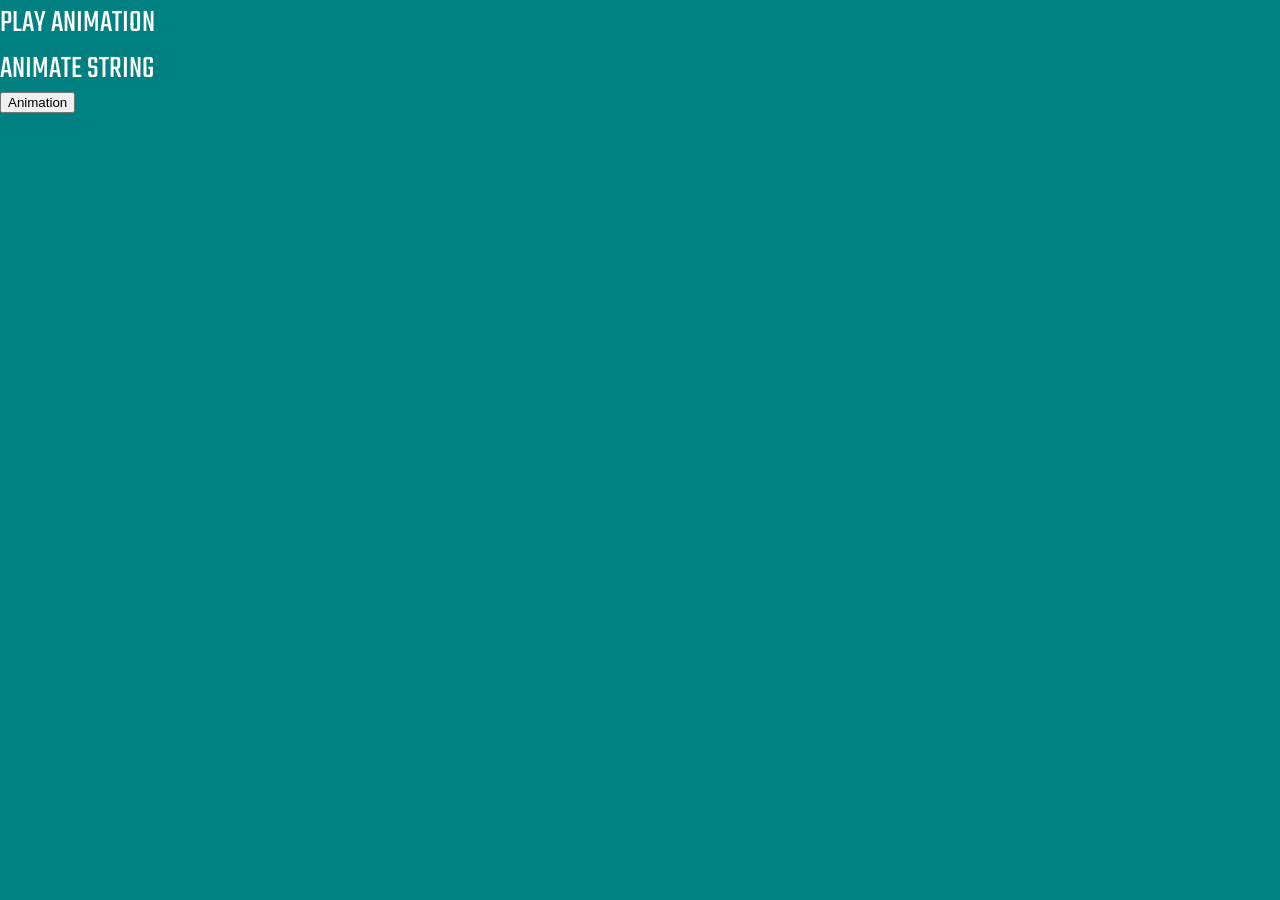
<file: javascript_test/html_test/class_test/index.html>
<!DOCTYPE html>
<html lang="en">
<head>
    <meta charset="UTF-8">
    <meta name="viewport" content="width=device-width, initial-scale=1.0">
    <meta http-equiv="X-UA-Compatible" content="ie=edge">
    <title>Document</title>
    <link rel="stylesheet" href="style.css">
    <link href="https://fonts.googleapis.com/css?family=Teko&display=swap" rel="stylesheet">
</head>
<body>
    <div id="container">
        <div class="animate-title">
            PLAY ANIMATION
        </div>
        <div class="animate-title-2">
            ANIMATE STRING
        </div>
        <button onclick="document.querySelector('.animate-title').classList.toggle('inview');">Animation</button>
    </div>
    <script src="main.js"></script>
</body>
</html>
</file>
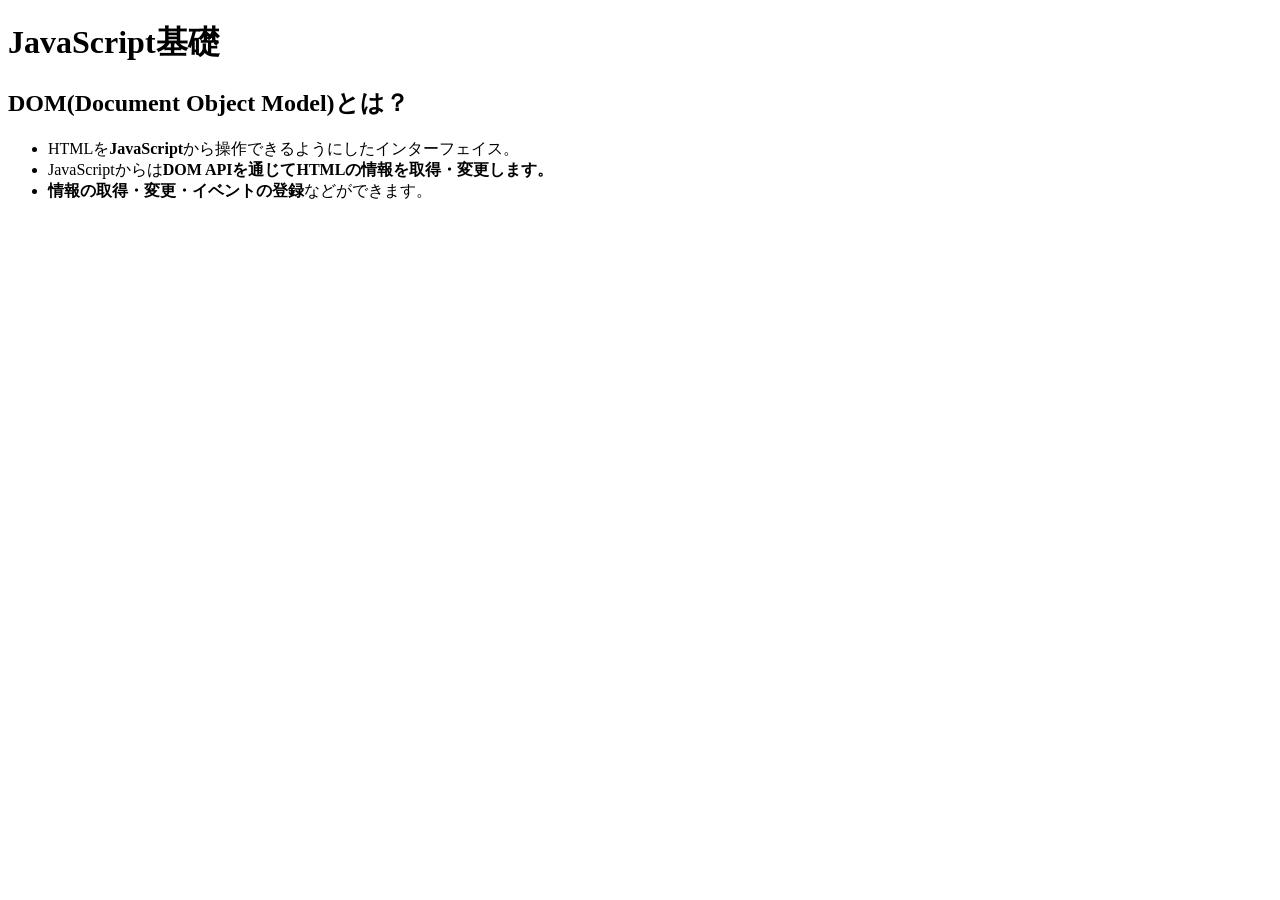
<file: javascript_test/html_test/dom_test/index.html>
<!DOCTYPE html>
<html lang="en">
  <head>
    <meta charset="UTF-8" />
    <meta name="viewport" content="width=device-width, initial-scale=1.0" />
    <meta http-equiv="X-UA-Compatible" content="ie=edge" />
    <title>Document</title>
  </head>
  <body>
    <h1 id="main-title">JavaScript基礎</h1>
    <h2 class="sub-title">DOM(Document Object Model)とは？</h2>
    <ul>
      <li class="item item-1">HTMLを<strong class="v1">JavaScript</strong>から操作できるようにしたインターフェイス。</li>
      <li class="item item-2">JavaScriptからは<strong class="v2">DOM APIを通じてHTMLの情報を取得・変更します。</strong></li>
      <li class="item item-3"><strong class="v3">情報の取得・変更・イベントの登録</strong>などができます。</li>
    </ul>
  </body>
</html>
</file>
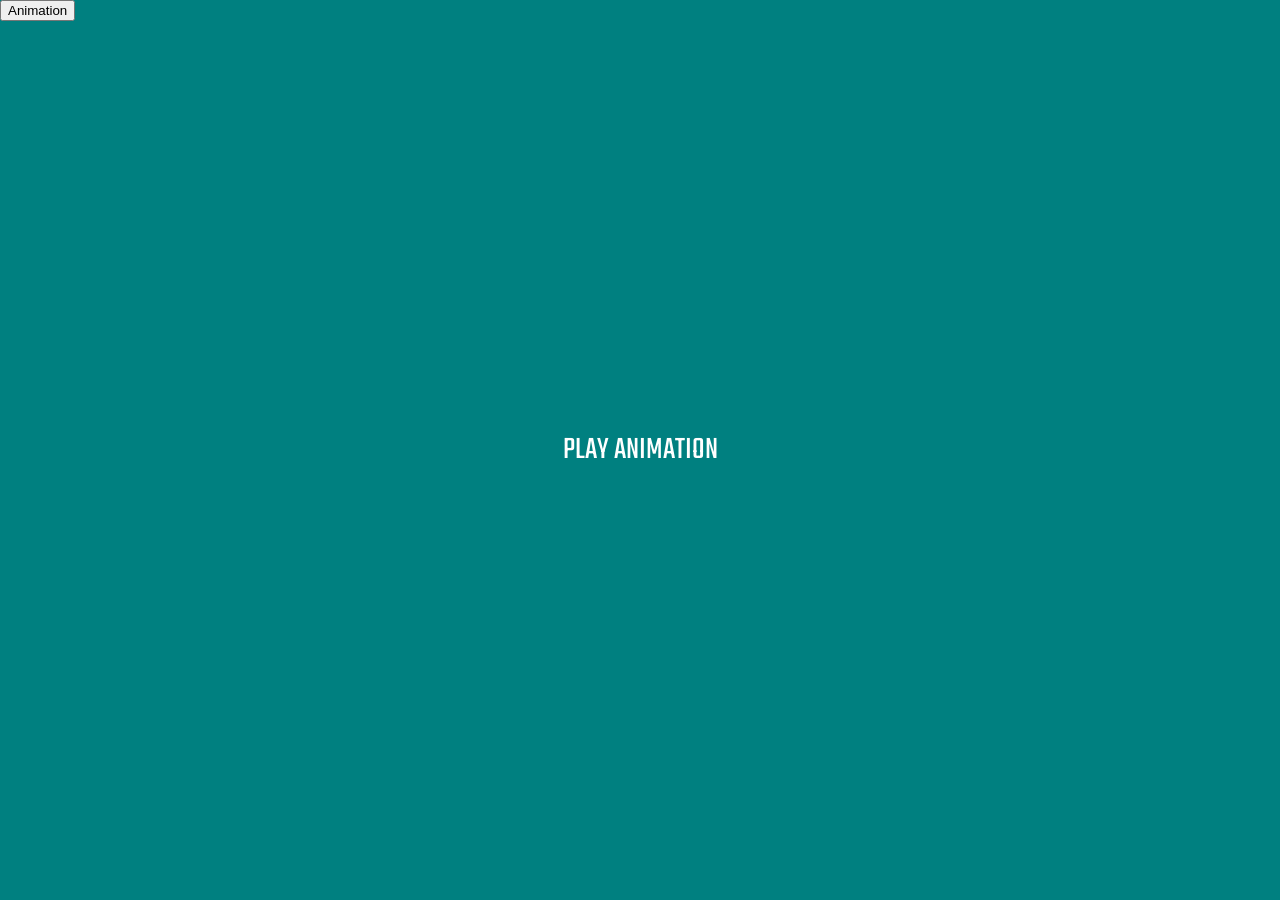
<file: javascript_test/html_test/dom_test_advanced/index.html>
<!DOCTYPE html>
<html lang="en">
<head>
    <meta charset="UTF-8">
    <meta name="viewport" content="width=device-width, initial-scale=1.0">
    <meta http-equiv="X-UA-Compatible" content="ie=edge">
    <title>Document</title>
    <link rel="stylesheet" href="style.css">
    <link href="https://fonts.googleapis.com/css?family=Teko&display=swap" rel="stylesheet">
</head>
<body>
    <div id="container">
        <div class="animate-title inview">
            PLAY ANIMATION
        </div>
        <button onclick="document.querySelector('.animate-title').classList.toggle('inview');">Animation</button>
    </div>
    <script src="main.js"></script>
</body>
</html>
</file>
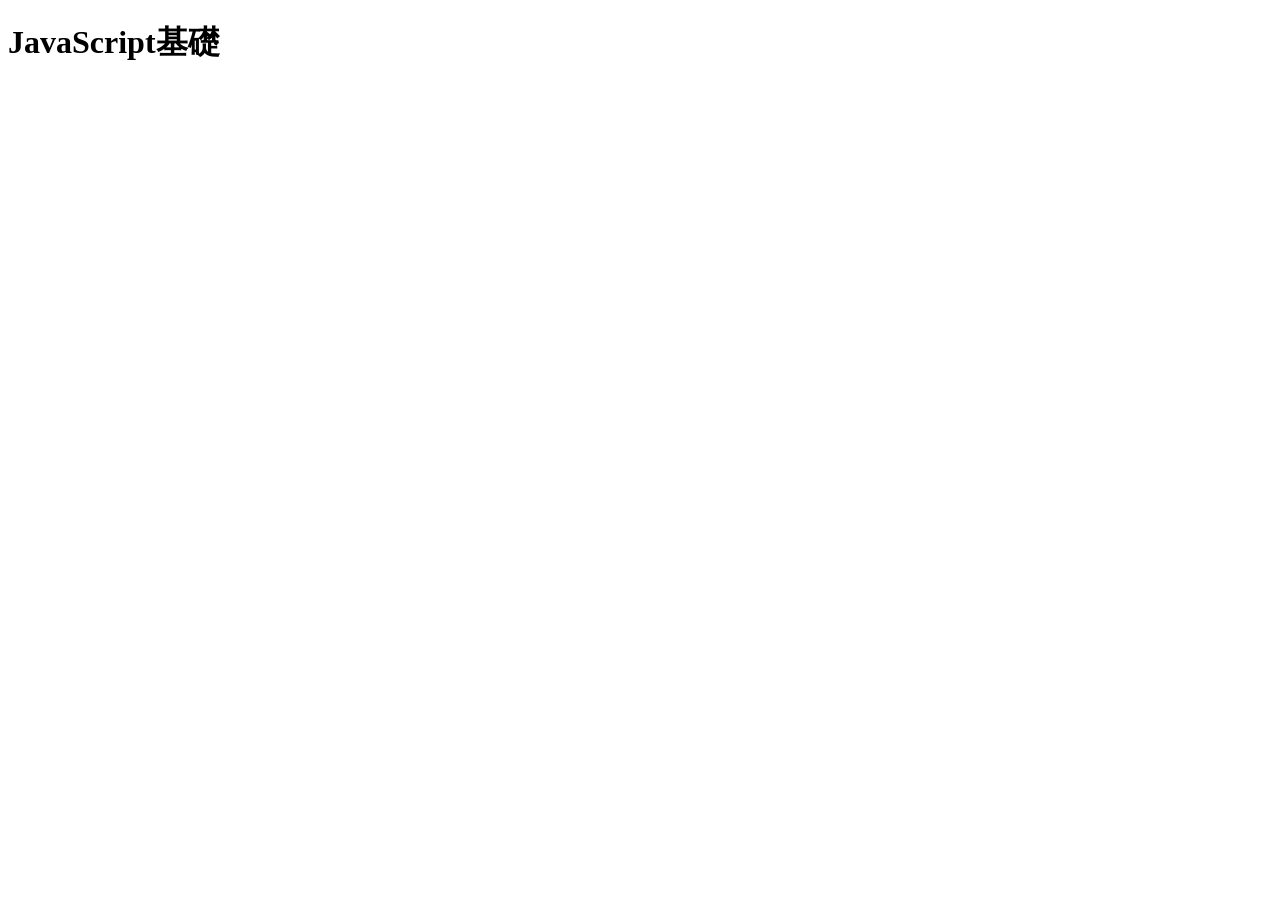
<file: javascript_test/html_test/grammar/index.html>
<!DOCTYPE html>
<html lang="en">
<head>
    <meta charset="UTF-8">
    <meta name="viewport" content="width=device-width, initial-scale=1.0">
    <title>Document</title>
</head>
<body>
    <h1>JavaScript基礎</h1>
    <script src="main.js"></script>
</body>
</html>
</file>
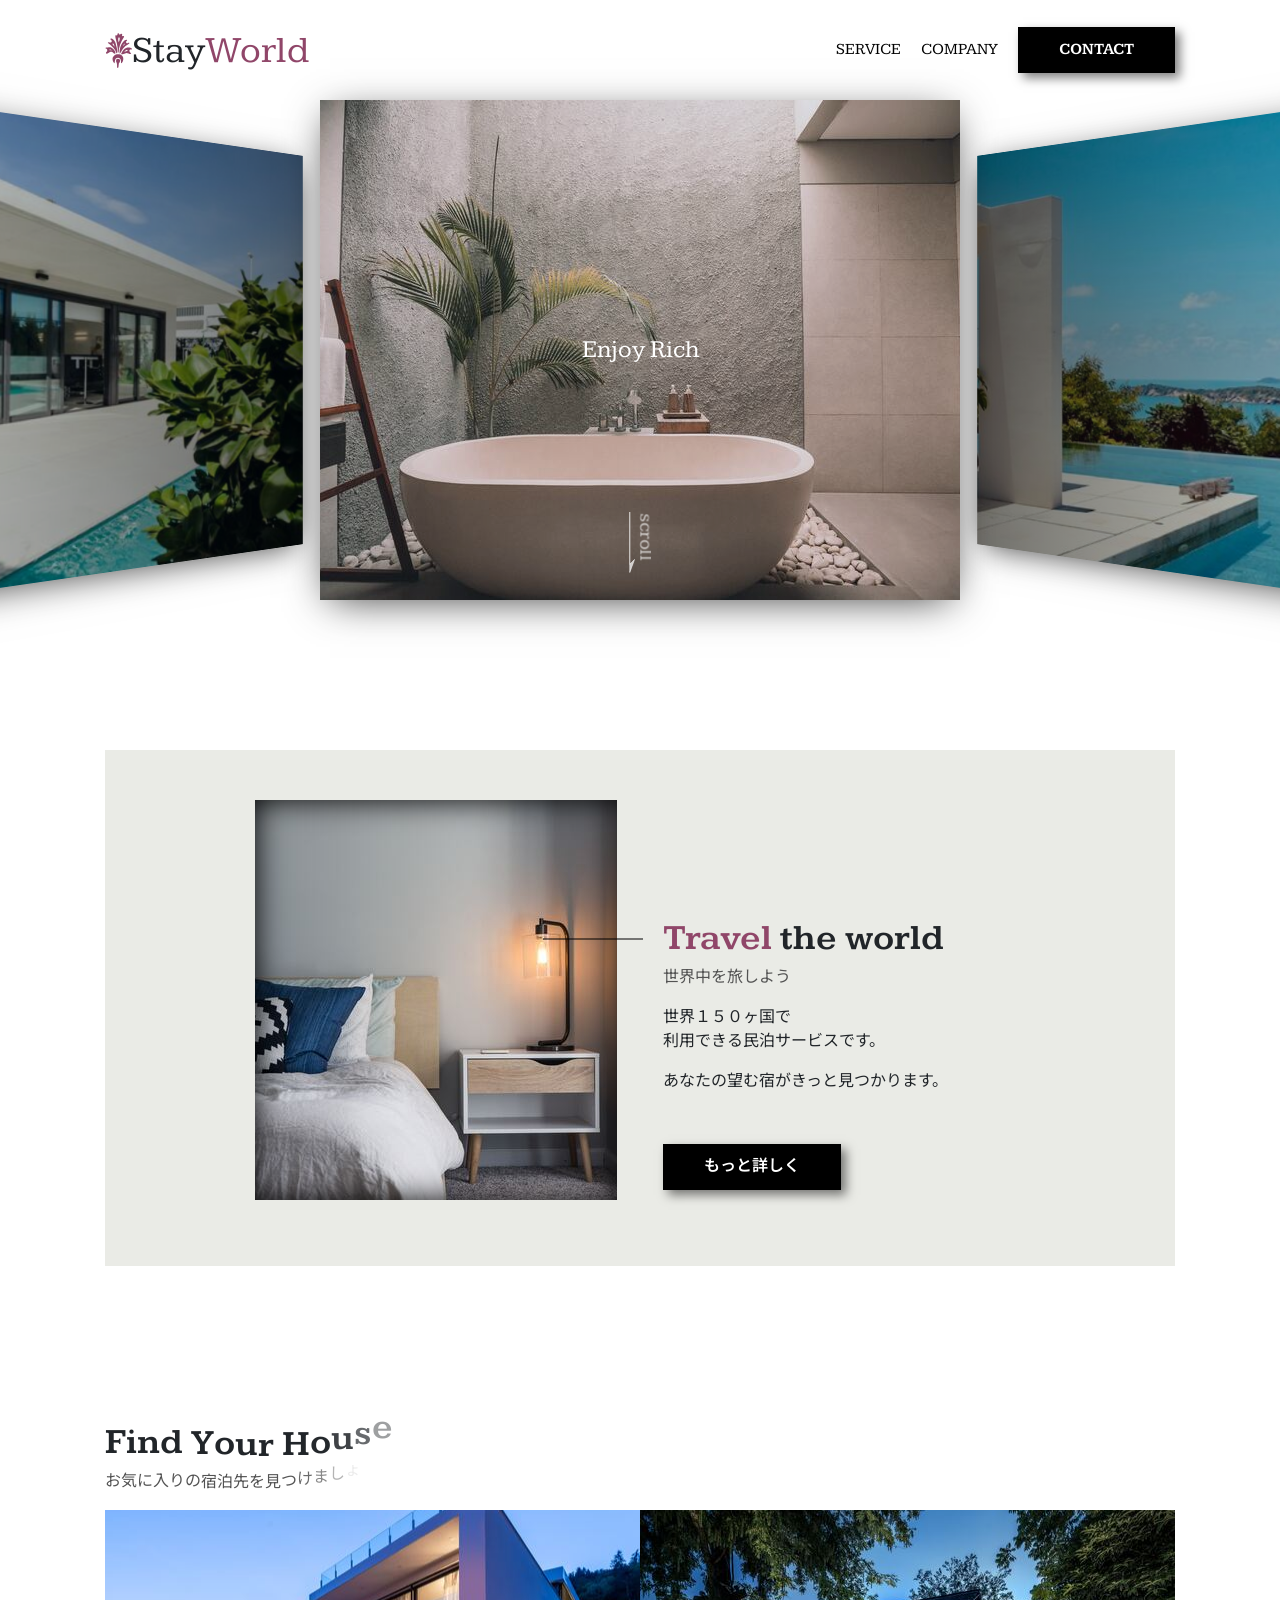
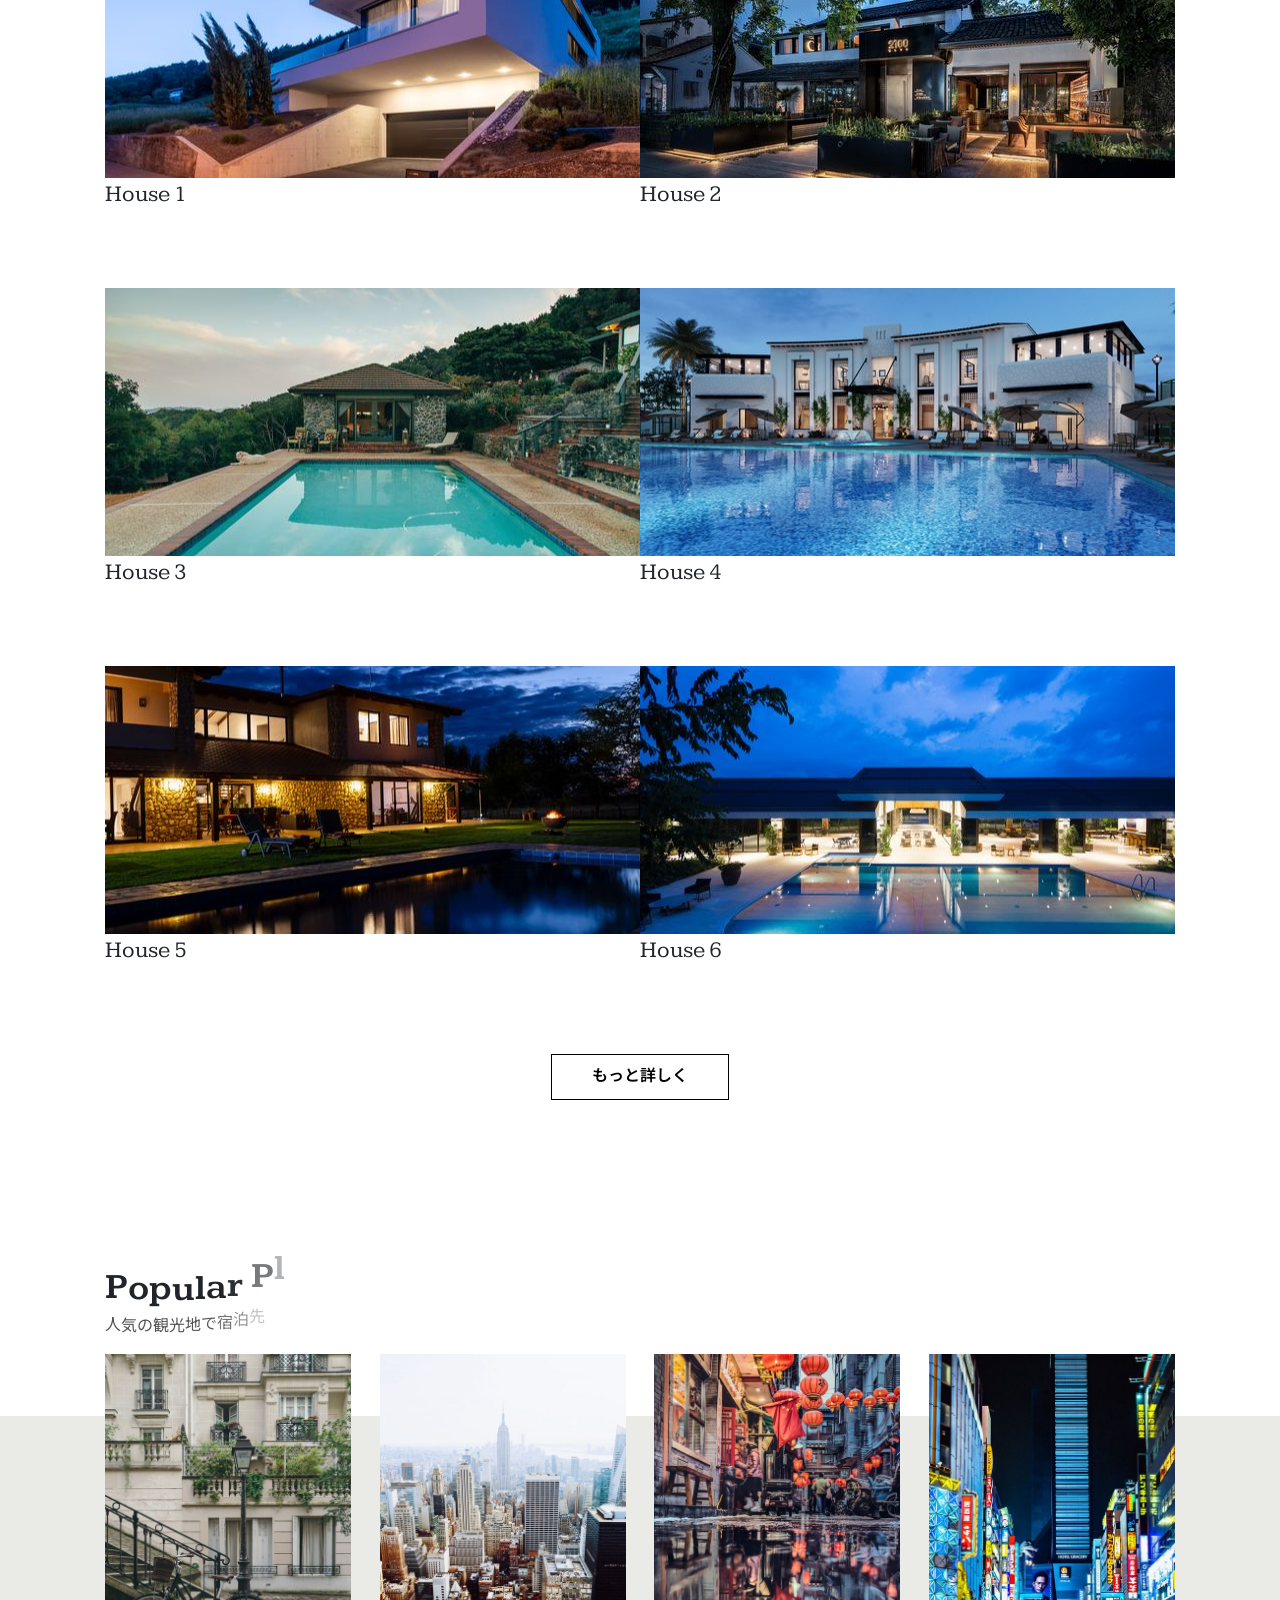
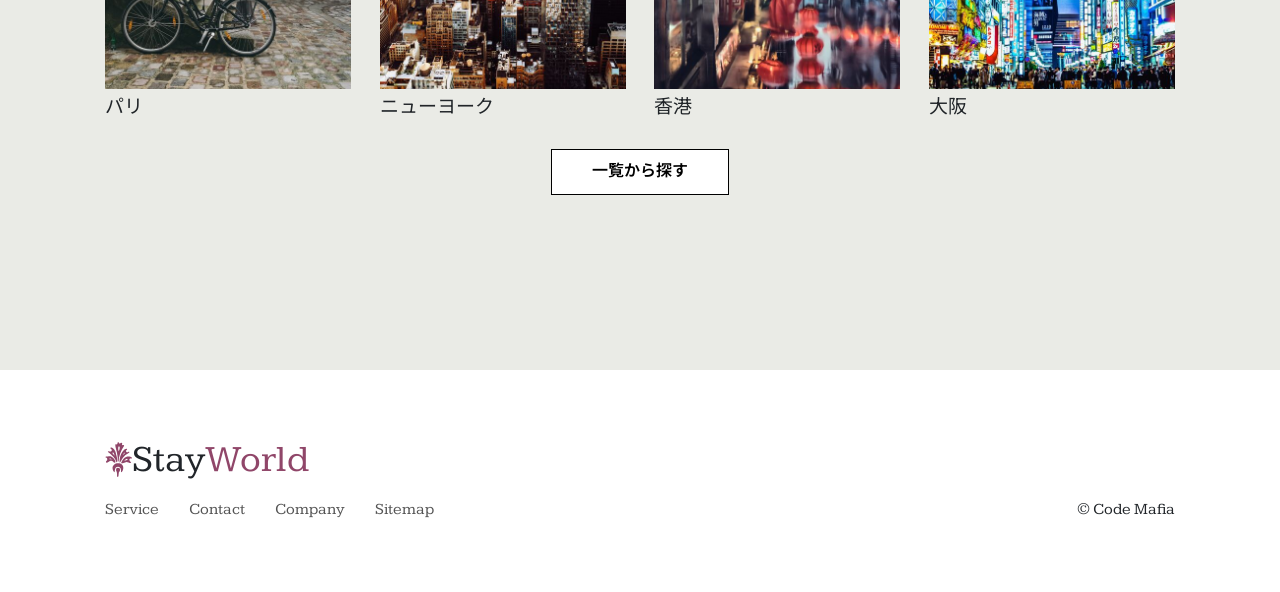
<file: javascript_test/html_test/sample_site_test/index.html>
<!DOCTYPE html>
<html lang="ja">
  <head>
    <meta charset="UTF-8" />
    <meta name="viewport" content="width=device-width, initial-scale=1.0" />
    <meta http-equiv="X-UA-Compatible" content="ie=edge" />
    <title>StayWorld</title>
    <meta name="description" content="This site is a test site.">
    <link rel="icon" href="images/favicon.png">
    <link rel="stylesheet" href="styles/loader.css">
    <script src="scripts/vendors/pace.js"></script>
    <link
      href="https://fonts.googleapis.com/css?family=Kameron:400,700|Noto+Sans+JP&display=swap"
      rel="stylesheet"
    />
    <link rel="stylesheet" href="styles/vendors/bootstrap-reboot.css" />
    <link rel="stylesheet" href="styles/vendors/swiper.min.css" />
    <link rel="stylesheet" href="styles/style.css" />
  </head>
  <body>
    <div id="global-container">
      <div id="container">
        <div class="mobile-menu__cover"></div>
        <div class="nav-trigger"></div>
        <header class="header">
          <div class="header__inner appear up">
            <div class="logo item">
              <img src="images/logo.svg" alt="" class="logo__img" />
              <span class="logo__stay">Stay</span>
              <span class="logo__world">World</span>
            </div>
            <nav class="header__nav">
              <ul class="header__ul">
                <li class="header__li item"><a href="#">Service</a></li>
                <li class="header__li item"><a href="#">Company</a></li>
                <li class="header__li item">
                  <a class="btn filled" href="#">Contact</a>
                </li>
              </ul>
            </nav>
            <button class="mobile-menu__btn">
              <span></span>
              <span></span>
              <span></span>
            </button>
          </div>
        </header>
        <div id="content">
          <div class="hero">
            <div class="swiper-container">
              <div class="swiper-wrapper">
                <div class="swiper-slide">
                  <div class="hero__title">Enjoy Rich</div>
                  <img src="images/image-1.jpg" alt="" />
                </div>
                <div class="swiper-slide">
                  <div class="hero__title">Fantastic</div>
                  <img src="images/image-2.jpg" alt="" />
                </div>
                <div class="swiper-slide">
                  <div class="hero__title">Experience</div>
                  <img src="images/image-3.jpg" alt="" />
                </div>
              </div>
              <div class="hero__footer">
                <img class="hero__downarrow" src="images/arrow.svg" />
                <span class="hero__scrolltext">scroll</span>
              </div>
            </div>
          </div>
          <div id="main-content">
            <aside class="side left">
              <div class="side__inner">
                <a class="twitter icon tween-animate-title" href="#">Twitter</a>
                <a class="fb icon tween-animate-title" href="#">Facebook</a>
              </div>
            </aside>
            <main>
              <section class="travel">
                <div class="travel__inner">
                  <div class="travel__img cover-slide">
                    <img
                      class="img-zoom"
                      src="images/image-travel.jpg"
                      alt=""
                    />
                  </div>
                  <div class="travel__texts appear left">
                    <div class="travel__texts-inner">
                      <div class="travel__title main-title item">
                        <span class="purple">Travel</span>
                        <span>the world</span>
                      </div>
                      <div class="travel__sub sub-title item">世界中を旅しよう</div>
                      <div class="travel__description item">
                        <p>
                          世界１５０ヶ国で<br />利用できる民泊サービスです。
                        </p>
                        <p>あなたの望む宿がきっと見つかります。</p>
                      </div>
                      <div class="travel__btn item">
                        <button class="btn filled">もっと詳しく</button>
                      </div>
                    </div>
                  </div>
                </div>
              </section>
              <section class="houses">
                <div>
                  <h2 class="main-title tween-animate-title">Find Your House</h2>
                  <p class="sub-title tween-animate-title">お気に入りの宿泊先を見つけましょう</p>
                </div>
                <div class="houses__inner">
                  <div class="houses__item">
                    <div class="cover-slide hover-darken">
                      <div
                        class="bg-img-zoom img-bg50"
                        style="background-image: url(images/villa-1.jpg)"
                      ></div>
                    </div>
                    <p class="houses__title">House 1</p>
                  </div>
                  <div class="houses__item">
                    <div class="cover-slide hover-darken">
                      <div
                        class="bg-img-zoom img-bg50"
                        style="background-image: url(images/villa-2.jpg)"
                      ></div>
                    </div>
                    <p class="houses__title">House 2</p>
                  </div>
                  <div class="houses__item">
                    <div class="cover-slide hover-darken">
                      <div
                        class="bg-img-zoom img-bg50"
                        style="background-image: url(images/villa-3.jpg)"
                      ></div>
                    </div>
                    <p class="houses__title">House 3</p>
                  </div>
                  <div class="houses__item">
                    <div class="cover-slide hover-darken">
                      <div
                        class="bg-img-zoom img-bg50"
                        style="background-image: url(images/villa-4.jpg)"
                      ></div>
                    </div>
                    <p class="houses__title">House 4</p>
                  </div>
                  <div class="houses__item">
                    <div class="cover-slide hover-darken">
                      <div
                        class="bg-img-zoom img-bg50"
                        style="background-image: url(images/villa-5.jpg)"
                      ></div>
                    </div>
                    <p class="houses__title">House 5</p>
                  </div>
                  <div class="houses__item">
                    <div class="cover-slide hover-darken">
                      <div
                        class="bg-img-zoom img-bg50"
                        style="background-image: url(images/villa-6.jpg)"
                      ></div>
                    </div>
                    <p class="houses__title">House 6</p>
                  </div>
                  <div class="houses__btn appear up">
                    <button class="btn slide-bg item">もっと詳しく</button>
                  </div>
                </div>
              </section>
              <section class="popular">
                <div class="popular__header">
                  <h2 class="main-title tween-animate-title">Popular Place</h2>
                  <p class="sub-title tween-animate-title">人気の観光地で宿泊先を見つけましょう</p>
                </div>
                <div class="popular__inner appear up">
                  <div class="popular__container">
                    <div class="popular__item item">
                      <div class="popular__img">
                        <img src="images/image-p1.jpg" alt="" />
                      </div>
                      <div class="popular__title">パリ</div>
                    </div>
                    <div class="popular__item item">
                      <div class="popular__img">
                        <img src="images/image-p2.jpg" alt="" />
                      </div>
                      <div class="popular__title">ニューヨーク</div>
                    </div>
                    <div class="popular__item item">
                      <div class="popular__img">
                        <img src="images/image-p3.jpg" alt="" />
                      </div>
                      <div class="popular__title">香港</div>
                    </div>
                    <div class="popular__item item">
                      <div class="popular__img">
                        <img src="images/image-p4.jpg" alt="" />
                      </div>
                      <div class="popular__title">大阪</div>
                    </div>
                    <div class="popular__btn appear up">
                      <button class="btn cover-3d item">一覧から探す</button>
                    </div>
                  </div>
                </div>
              </section>
            </main>
            <aside class="side right">
              <div class="side__inner">
                <span class="tween-animate-title">&copy;Code Mafia</span>
              </div>
            </aside>
          </div>
        </div>
        <footer class="footer appear up">
          <div class="logo item">
            <img src="images/logo.svg" alt="" class="logo__img" />
            <span class="logo__stay">Stay</span>
            <span class="logo__world">World</span>
          </div>
          <nav class="footer__nav">
            <ul class="footer__ul">
              <li class="footer__li item"><a href="#">Service</a></li>
              <li class="footer__li item"><a href="#">Contact</a></li>
              <li class="footer__li item"><a href="#">Company</a></li>
              <li class="footer__li item"><a href="#">Sitemap</a></li>
            </ul>
            <div class="footer__copyright item">
              &copy; Code Mafia
            </div>
          </nav>
        </footer>
      </div>
      <nav class="mobile-menu">
        <div class="logo">
          <img src="images/logo.svg" alt="" class="logo__img" />
          <span class="logo__stay">Stay</span>
          <span class="logo__world">World</span>
        </div>
        <ul class="mobile-menu__main">
          <li class="mobile-menu__item">
            <a class="mobile-menu__link" href="#">
              <span class="main-title">Our Service</span>
              <span class="sub-title">サービスについて</span>
            </a>
          </li>
          <li class="mobile-menu__item">
            <a class="mobile-menu__link" href="#">
              <span class="main-title">About Us</span>
              <span class="sub-title">私たちについて</span>
            </a>
          </li>
          <li class="mobile-menu__item">
            <a class="mobile-menu__link" href="#">
              <span class="main-title">Contact Us</span>
              <span class="sub-title">コンタクト方法</span>
            </a>
          </li>
        </ul>
      </nav>
    </div>
    <script src="scripts/vendors/swiper.min.js"></script>
    <script src="scripts/vendors/TweenMax.min.js"></script>
    <script src="scripts/vendors/scroll-polyfill.js"></script>
    <script src="scripts/libs/scroll.js"></script>
    <script src="scripts/libs/text-animation.js"></script>
    <script src="scripts/libs/hero-slider.js"></script>
    <script src="scripts/libs/mobile-menu.js"></script>
    <script src="scripts/main.js"></script>
  </body>
</html>
</file>
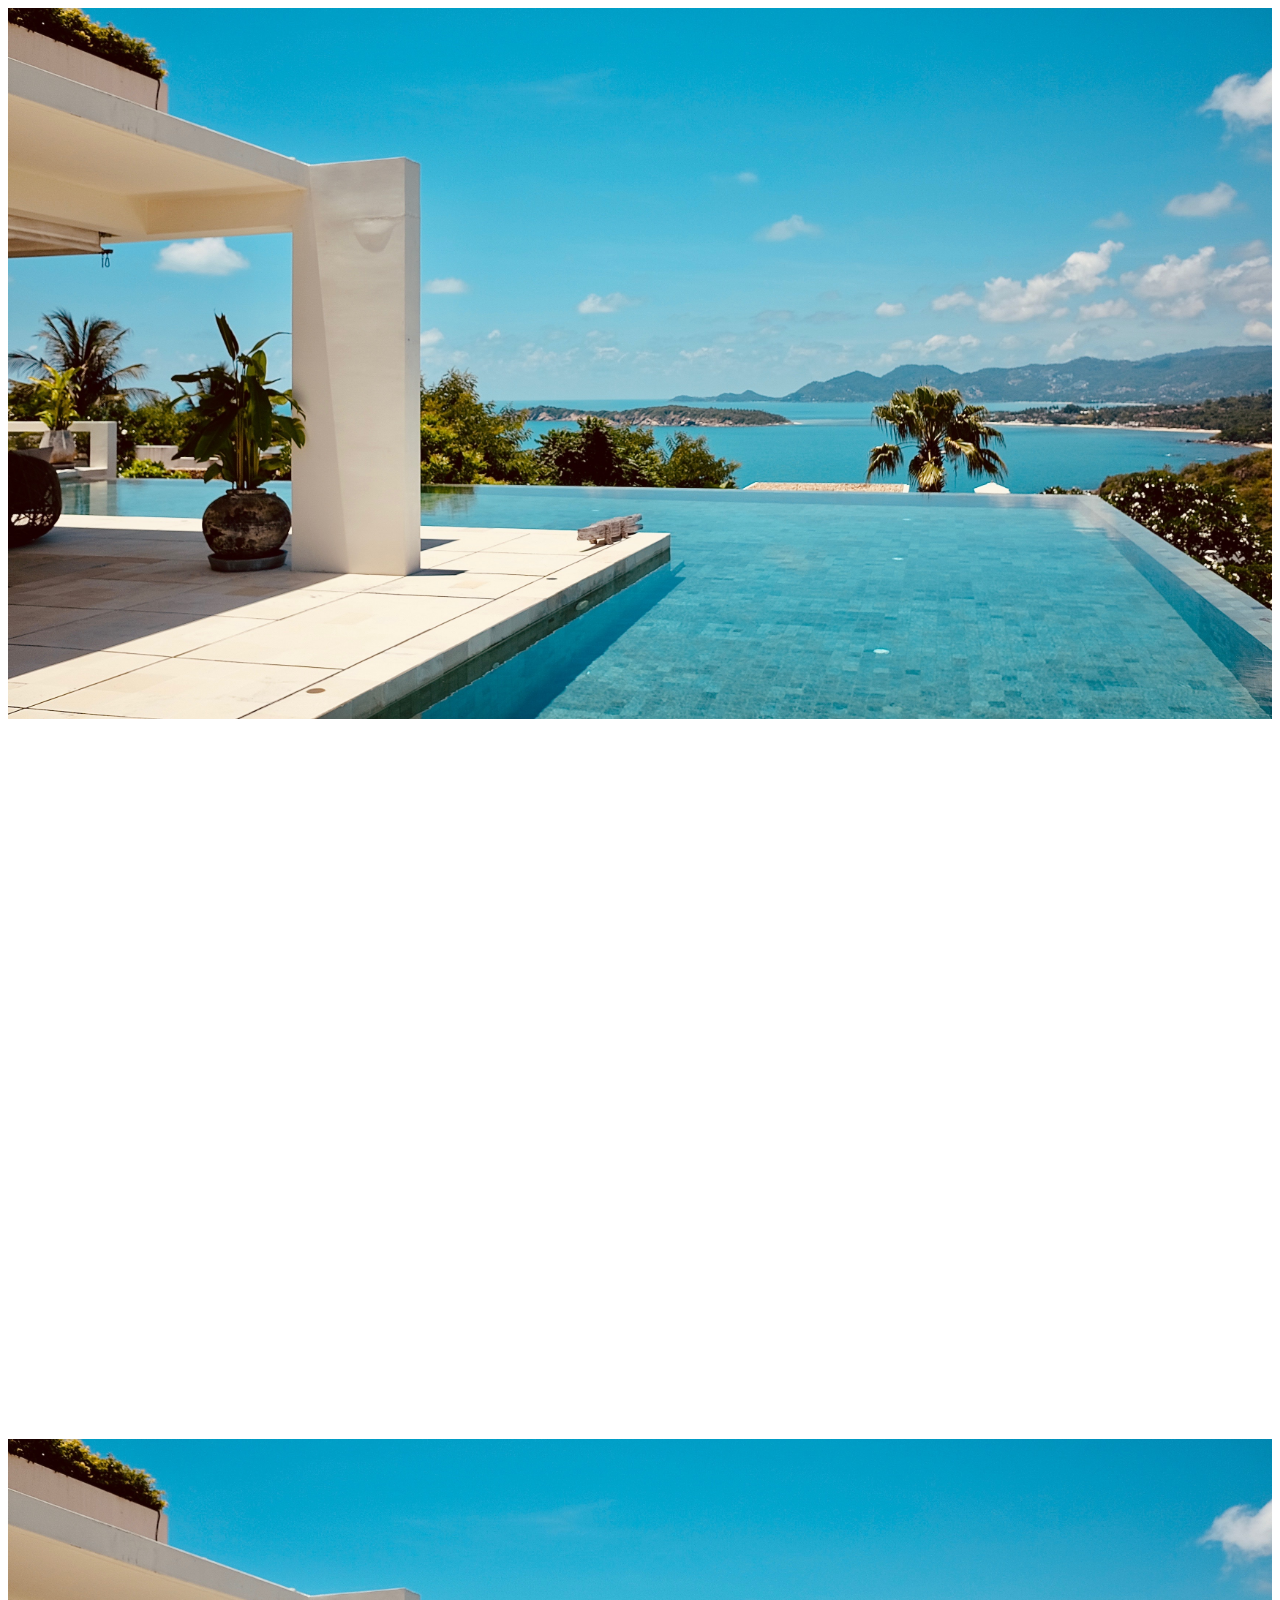
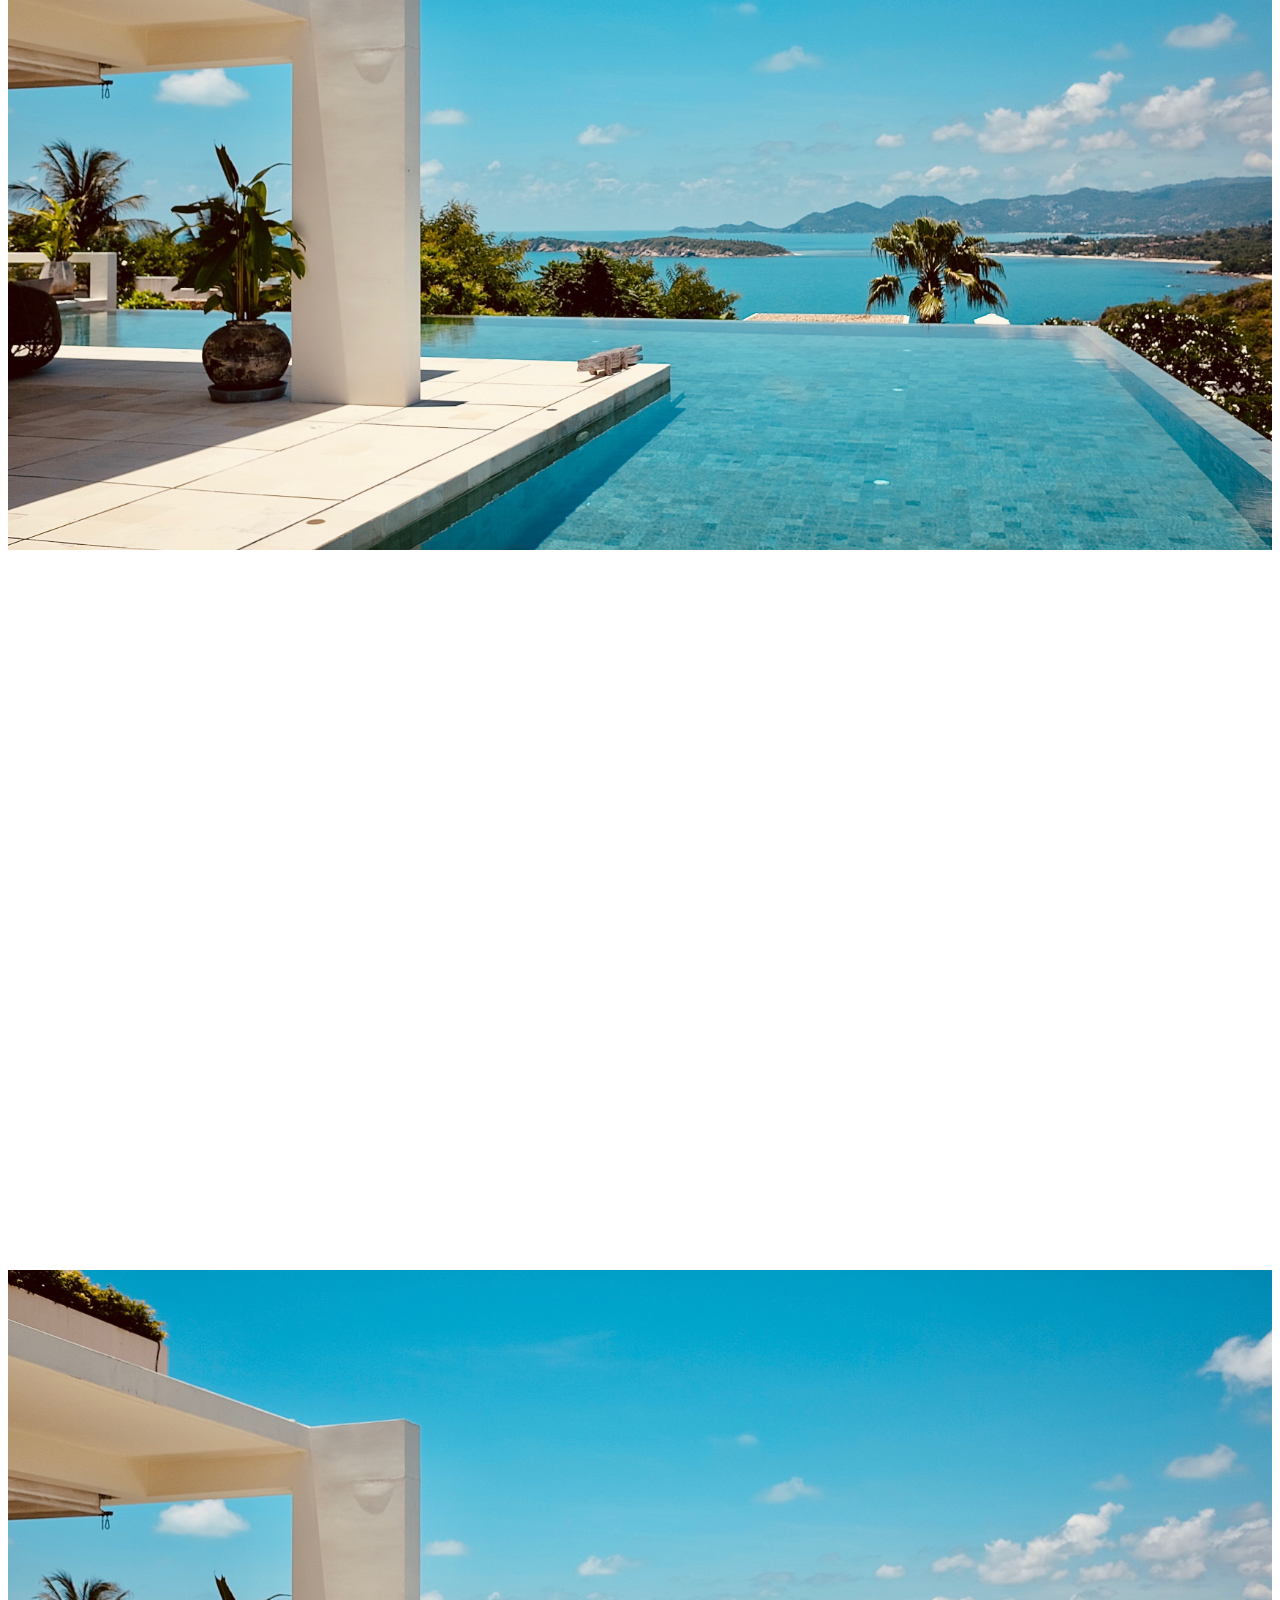
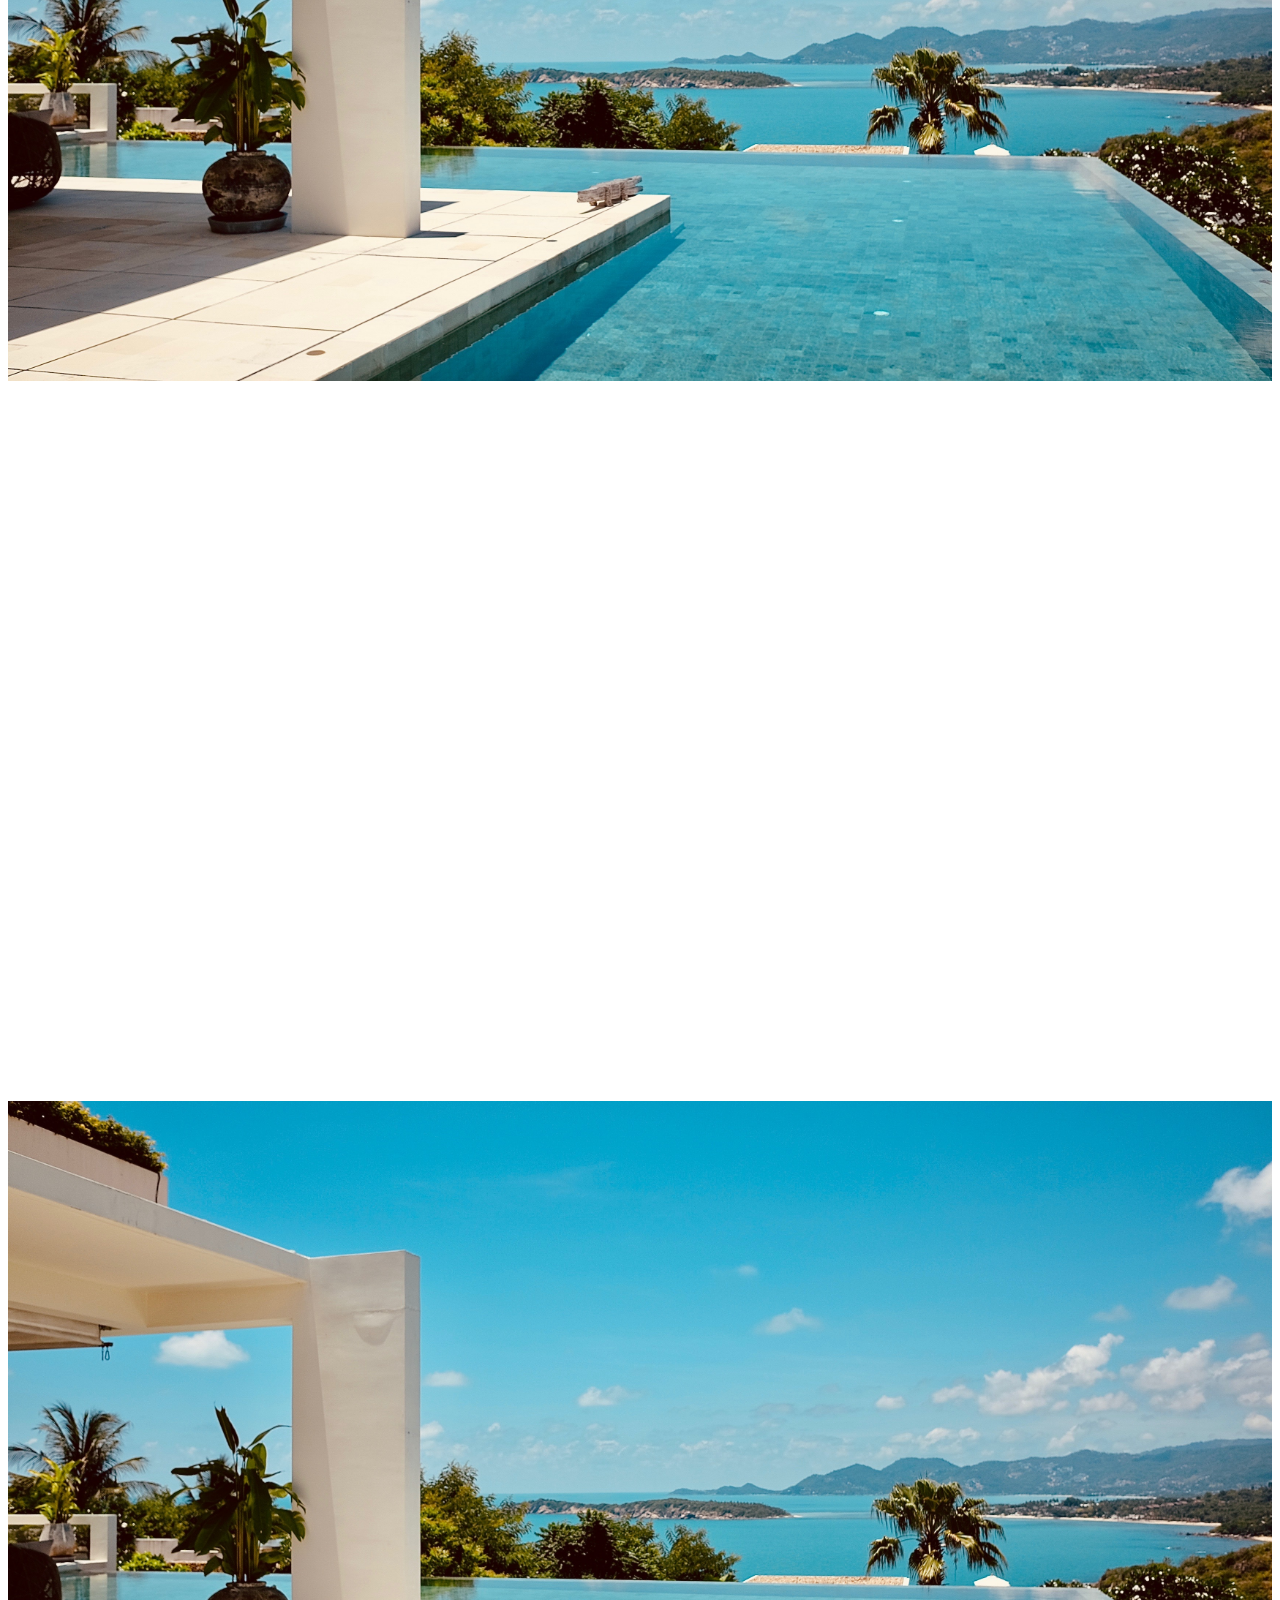
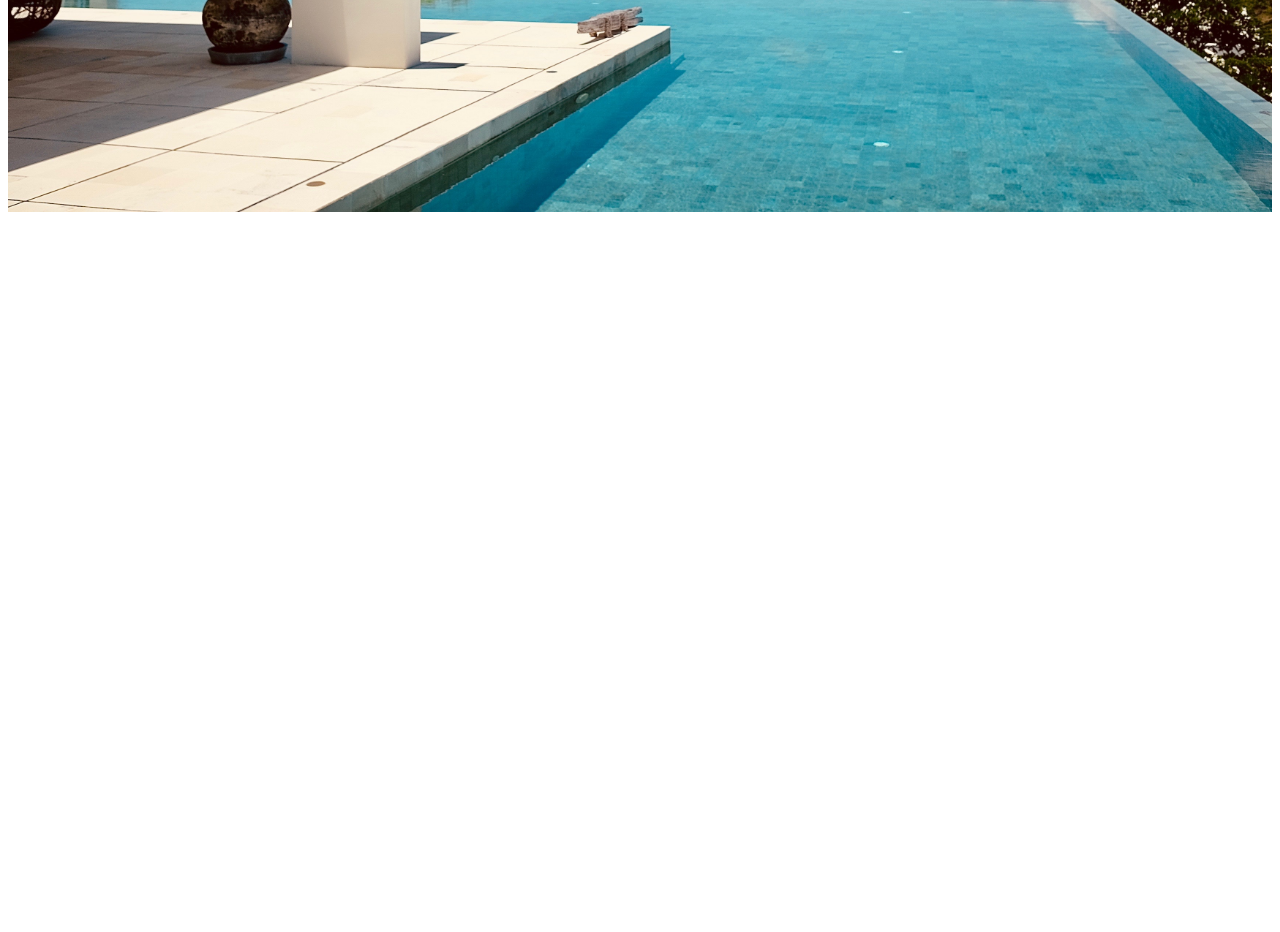
<file: javascript_test/html_test/scroll_test/index.html>
<!DOCTYPE html>
<html lang="en">
  <head>
    <meta charset="UTF-8" />
    <meta name="viewport" content="width=device-width, initial-scale=1.0" />
    <meta http-equiv="X-UA-Compatible" content="ie=edge" />
    <title>Document</title>
    <link rel="stylesheet" href="style.css" />
  </head>
  <body>
    <div id="container">
      <!-- <div class="cover-slide hover-darken inview">
        <div class="bg-img-zoom img-bg50"></div>
      </div> -->
      <div class="cover-slide hover-darken">
        <img class="img-zoom" src="images/image-1.jpg" alt="">
      </div>
      <div class="cover-slide hover-darken">
        <img class="img-zoom" src="images/image-1.jpg" alt="">
      </div>
      <div class="cover-slide hover-darken">
        <img class="img-zoom" src="images/image-1.jpg" alt="">
      </div>
      <div class="cover-slide hover-darken">
        <img class="img-zoom" src="images/image-1.jpg" alt="">
      </div>
    </div>
    <script src="scroll-polyfill.js"></script>
    <script src="scroll.js"></script>
    <script src="main.js"></script>
  </body>
</html>
</file>
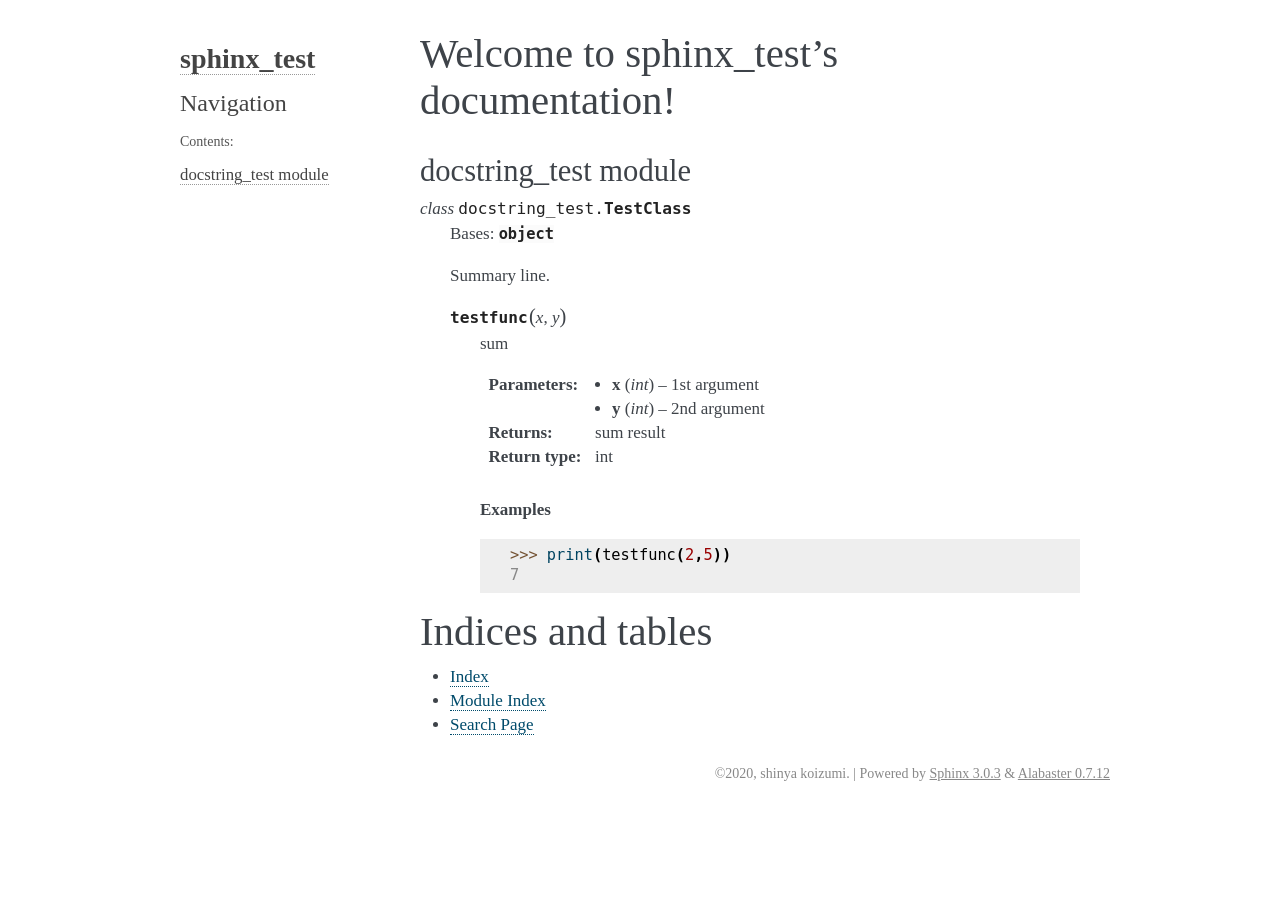
<file: tool_python/sphinx/docs/_build/index.html>
<!DOCTYPE html>

<html>
  <head>
    <meta charset="utf-8" />
    <title>sphinx_test 1.0.0 documentation</title>
    <link rel="stylesheet" href="_static/alabaster.css" type="text/css" />
    <link rel="stylesheet" href="_static/pygments.css" type="text/css" />
    <script id="documentation_options" data-url_root="./" src="_static/documentation_options.js"></script>
    <script src="_static/jquery.js"></script>
    <script src="_static/underscore.js"></script>
    <script src="_static/doctools.js"></script>
    <script src="_static/language_data.js"></script>
    <link rel="index" title="Index" href="genindex.html" />
    <link rel="search" title="Search" href="search.html" />
   
  <link rel="stylesheet" href="_static/custom.css" type="text/css" />
  
  
  <meta name="viewport" content="width=device-width, initial-scale=0.9, maximum-scale=0.9" />

  </head><body>
  

    <div class="document">
      <div class="documentwrapper">
        <div class="bodywrapper">
          

          <div class="body" role="main">
            
  <div class="section" id="welcome-to-sphinx-test-s-documentation">
<h1>Welcome to sphinx_test’s documentation!<a class="headerlink" href="#welcome-to-sphinx-test-s-documentation" title="Permalink to this headline">¶</a></h1>
<div class="toctree-wrapper compound">
<span id="document-docstring_test"></span><div class="section" id="module-docstring_test">
<span id="docstring-test-module"></span><h2>docstring_test module<a class="headerlink" href="#module-docstring_test" title="Permalink to this headline">¶</a></h2>
<dl class="py class">
<dt id="docstring_test.TestClass">
<em class="property">class </em><code class="sig-prename descclassname">docstring_test.</code><code class="sig-name descname">TestClass</code><a class="headerlink" href="#docstring_test.TestClass" title="Permalink to this definition">¶</a></dt>
<dd><p>Bases: <code class="xref py py-class docutils literal notranslate"><span class="pre">object</span></code></p>
<p>Summary line.</p>
<dl class="py method">
<dt id="docstring_test.TestClass.testfunc">
<code class="sig-name descname">testfunc</code><span class="sig-paren">(</span><em class="sig-param"><span class="n">x</span></em>, <em class="sig-param"><span class="n">y</span></em><span class="sig-paren">)</span><a class="headerlink" href="#docstring_test.TestClass.testfunc" title="Permalink to this definition">¶</a></dt>
<dd><p>sum</p>
<dl class="field-list simple">
<dt class="field-odd">Parameters</dt>
<dd class="field-odd"><ul class="simple">
<li><p><strong>x</strong> (<em>int</em>) – 1st argument</p></li>
<li><p><strong>y</strong> (<em>int</em>) – 2nd argument</p></li>
</ul>
</dd>
<dt class="field-even">Returns</dt>
<dd class="field-even"><p>sum result</p>
</dd>
<dt class="field-odd">Return type</dt>
<dd class="field-odd"><p>int</p>
</dd>
</dl>
<p class="rubric">Examples</p>
<div class="doctest highlight-default notranslate"><div class="highlight"><pre><span></span><span class="gp">&gt;&gt;&gt; </span><span class="nb">print</span><span class="p">(</span><span class="n">testfunc</span><span class="p">(</span><span class="mi">2</span><span class="p">,</span><span class="mi">5</span><span class="p">))</span>
<span class="go">7</span>
</pre></div>
</div>
</dd></dl>

</dd></dl>

</div>
</div>
</div>
<div class="section" id="indices-and-tables">
<h1>Indices and tables<a class="headerlink" href="#indices-and-tables" title="Permalink to this headline">¶</a></h1>
<ul class="simple">
<li><p><a class="reference internal" href="genindex.html"><span class="std std-ref">Index</span></a></p></li>
<li><p><a class="reference internal" href="py-modindex.html"><span class="std std-ref">Module Index</span></a></p></li>
<li><p><a class="reference internal" href="search.html"><span class="std std-ref">Search Page</span></a></p></li>
</ul>
</div>


          </div>
          
        </div>
      </div>
      <div class="sphinxsidebar" role="navigation" aria-label="main navigation">
        <div class="sphinxsidebarwrapper">
<h1 class="logo"><a href="#">sphinx_test</a></h1>








<h3>Navigation</h3>
<p class="caption"><span class="caption-text">Contents:</span></p>
<ul>
<li class="toctree-l1"><a class="reference internal" href="index.html#document-docstring_test">docstring_test module</a></li>
</ul>

<div class="relations">
<h3>Related Topics</h3>
<ul>
  <li><a href="#">Documentation overview</a><ul>
  </ul></li>
</ul>
</div>








        </div>
      </div>
      <div class="clearer"></div>
    </div>
    <div class="footer">
      &copy;2020, shinya koizumi.
      
      |
      Powered by <a href="http://sphinx-doc.org/">Sphinx 3.0.3</a>
      &amp; <a href="https://github.com/bitprophet/alabaster">Alabaster 0.7.12</a>
      
    </div>

    

    
  </body>
</html>
</file>
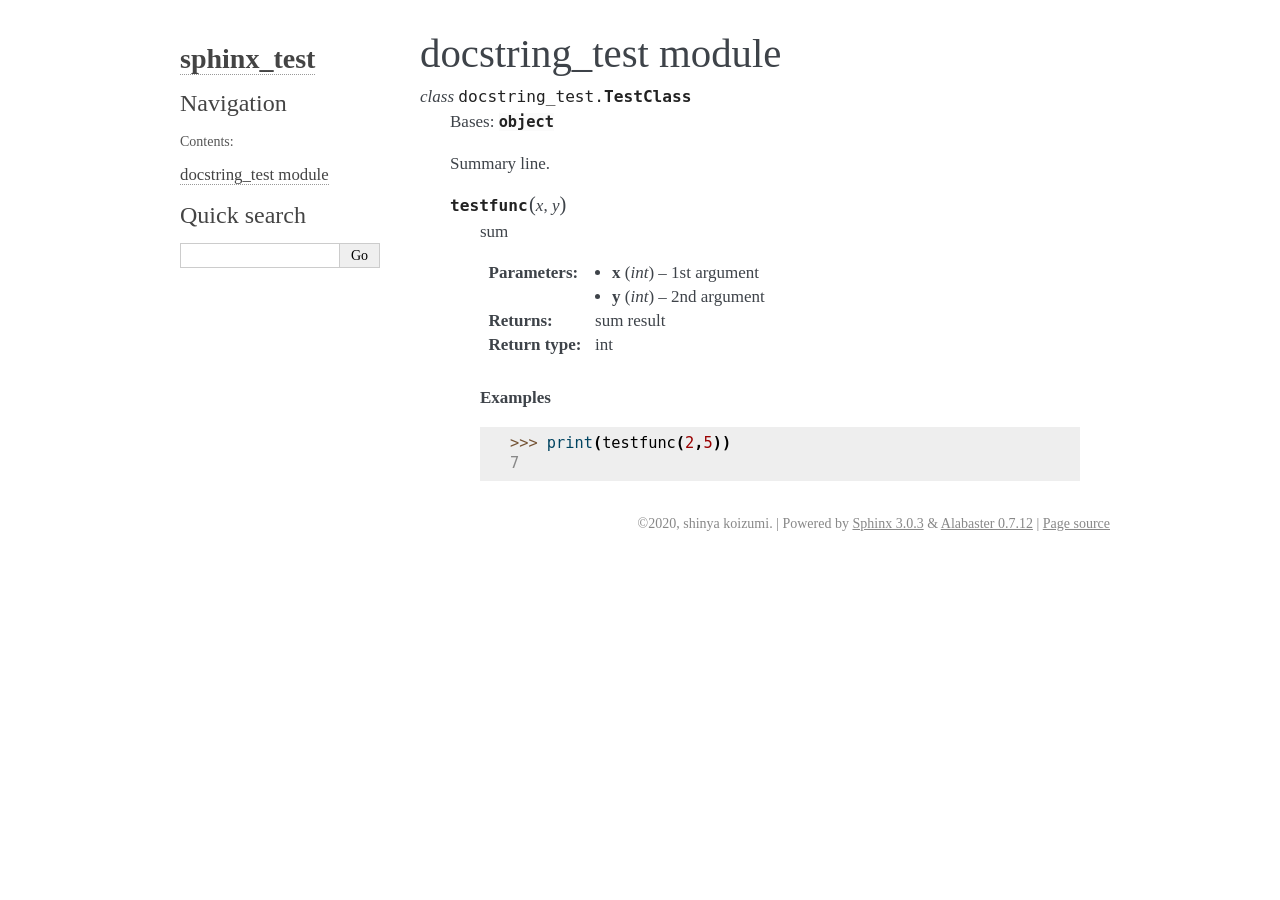
<file: tool_python/sphinx/docs/_build/docstring_test.html>
<!DOCTYPE html>

<html>
  <head>
    <meta charset="utf-8" />
    <title>docstring_test module &#8212; sphinx_test 1.0.0 documentation</title>
    <link rel="stylesheet" href="_static/alabaster.css" type="text/css" />
    <link rel="stylesheet" href="_static/pygments.css" type="text/css" />
    <script id="documentation_options" data-url_root="./" src="_static/documentation_options.js"></script>
    <script src="_static/jquery.js"></script>
    <script src="_static/underscore.js"></script>
    <script src="_static/doctools.js"></script>
    <script src="_static/language_data.js"></script>
    <link rel="index" title="Index" href="genindex.html" />
    <link rel="search" title="Search" href="search.html" />
    <link rel="prev" title="Welcome to sphinx_test’s documentation!" href="index.html" />
   
  <link rel="stylesheet" href="_static/custom.css" type="text/css" />
  
  
  <meta name="viewport" content="width=device-width, initial-scale=0.9, maximum-scale=0.9" />

  </head><body>
  

    <div class="document">
      <div class="documentwrapper">
        <div class="bodywrapper">
          

          <div class="body" role="main">
            
  <div class="section" id="module-docstring_test">
<span id="docstring-test-module"></span><h1>docstring_test module<a class="headerlink" href="#module-docstring_test" title="Permalink to this headline">¶</a></h1>
<dl class="py class">
<dt id="docstring_test.TestClass">
<em class="property">class </em><code class="sig-prename descclassname">docstring_test.</code><code class="sig-name descname">TestClass</code><a class="headerlink" href="#docstring_test.TestClass" title="Permalink to this definition">¶</a></dt>
<dd><p>Bases: <code class="xref py py-class docutils literal notranslate"><span class="pre">object</span></code></p>
<p>Summary line.</p>
<dl class="py method">
<dt id="docstring_test.TestClass.testfunc">
<code class="sig-name descname">testfunc</code><span class="sig-paren">(</span><em class="sig-param"><span class="n">x</span></em>, <em class="sig-param"><span class="n">y</span></em><span class="sig-paren">)</span><a class="headerlink" href="#docstring_test.TestClass.testfunc" title="Permalink to this definition">¶</a></dt>
<dd><p>sum</p>
<dl class="field-list simple">
<dt class="field-odd">Parameters</dt>
<dd class="field-odd"><ul class="simple">
<li><p><strong>x</strong> (<em>int</em>) – 1st argument</p></li>
<li><p><strong>y</strong> (<em>int</em>) – 2nd argument</p></li>
</ul>
</dd>
<dt class="field-even">Returns</dt>
<dd class="field-even"><p>sum result</p>
</dd>
<dt class="field-odd">Return type</dt>
<dd class="field-odd"><p>int</p>
</dd>
</dl>
<p class="rubric">Examples</p>
<div class="doctest highlight-default notranslate"><div class="highlight"><pre><span></span><span class="gp">&gt;&gt;&gt; </span><span class="nb">print</span><span class="p">(</span><span class="n">testfunc</span><span class="p">(</span><span class="mi">2</span><span class="p">,</span><span class="mi">5</span><span class="p">))</span>
<span class="go">7</span>
</pre></div>
</div>
</dd></dl>

</dd></dl>

</div>


          </div>
          
        </div>
      </div>
      <div class="sphinxsidebar" role="navigation" aria-label="main navigation">
        <div class="sphinxsidebarwrapper">
<h1 class="logo"><a href="index.html">sphinx_test</a></h1>








<h3>Navigation</h3>
<p class="caption"><span class="caption-text">Contents:</span></p>
<ul class="current">
<li class="toctree-l1 current"><a class="current reference internal" href="#">docstring_test module</a></li>
</ul>

<div class="relations">
<h3>Related Topics</h3>
<ul>
  <li><a href="index.html">Documentation overview</a><ul>
      <li>Previous: <a href="index.html" title="previous chapter">Welcome to sphinx_test’s documentation!</a></li>
  </ul></li>
</ul>
</div>
<div id="searchbox" style="display: none" role="search">
  <h3 id="searchlabel">Quick search</h3>
    <div class="searchformwrapper">
    <form class="search" action="search.html" method="get">
      <input type="text" name="q" aria-labelledby="searchlabel" />
      <input type="submit" value="Go" />
    </form>
    </div>
</div>
<script>$('#searchbox').show(0);</script>








        </div>
      </div>
      <div class="clearer"></div>
    </div>
    <div class="footer">
      &copy;2020, shinya koizumi.
      
      |
      Powered by <a href="http://sphinx-doc.org/">Sphinx 3.0.3</a>
      &amp; <a href="https://github.com/bitprophet/alabaster">Alabaster 0.7.12</a>
      
      |
      <a href="_sources/docstring_test.rst.txt"
          rel="nofollow">Page source</a>
    </div>

    

    
  </body>
</html>
</file>
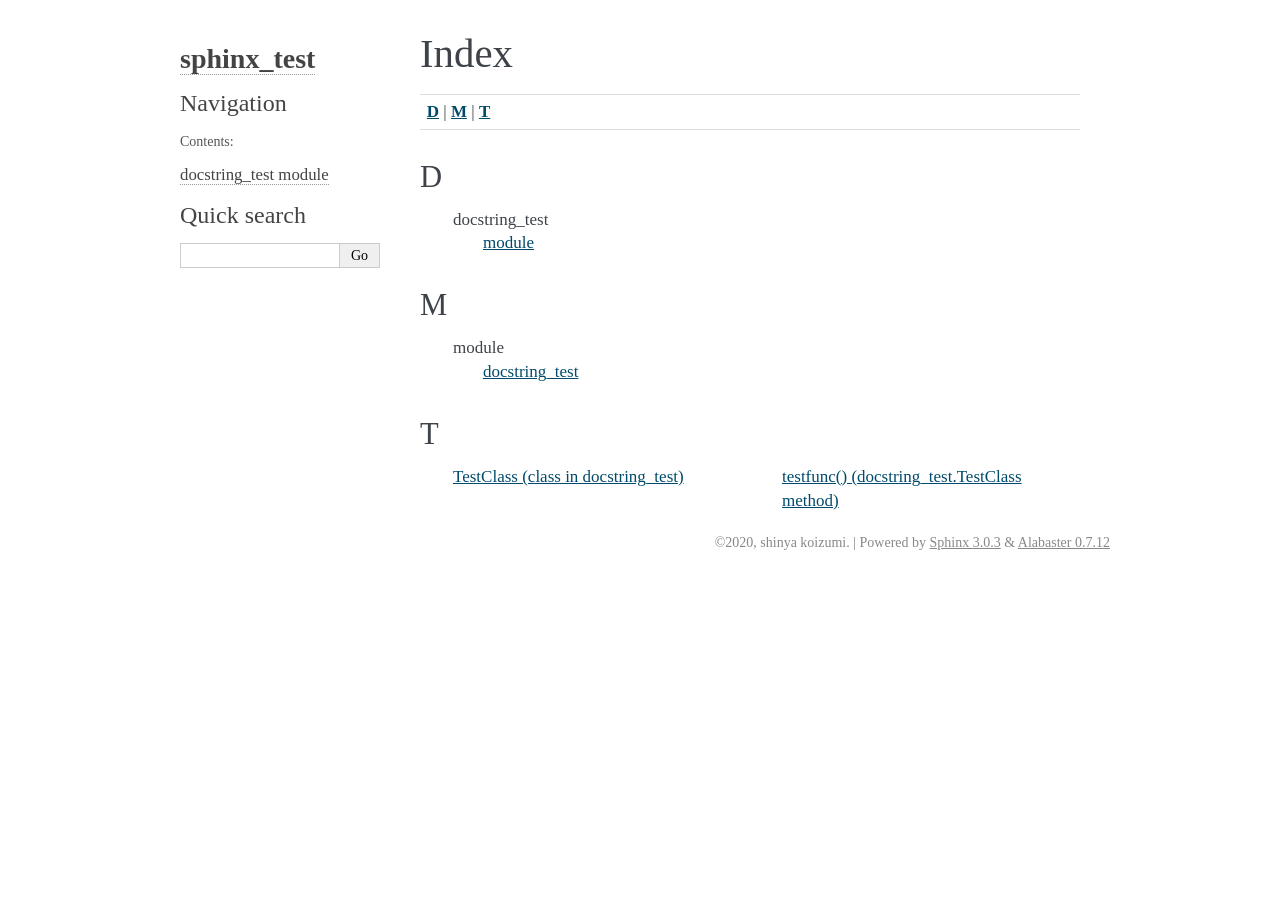
<file: tool_python/sphinx/docs/_build/genindex.html>
<!DOCTYPE html>

<html>
  <head>
    <meta charset="utf-8" />
    <title>Index &#8212; sphinx_test 1.0.0 documentation</title>
    <link rel="stylesheet" href="_static/alabaster.css" type="text/css" />
    <link rel="stylesheet" href="_static/pygments.css" type="text/css" />
    <script id="documentation_options" data-url_root="./" src="_static/documentation_options.js"></script>
    <script src="_static/jquery.js"></script>
    <script src="_static/underscore.js"></script>
    <script src="_static/doctools.js"></script>
    <script src="_static/language_data.js"></script>
    <link rel="index" title="Index" href="#" />
    <link rel="search" title="Search" href="search.html" />
   
  <link rel="stylesheet" href="_static/custom.css" type="text/css" />
  
  
  <meta name="viewport" content="width=device-width, initial-scale=0.9, maximum-scale=0.9" />

  </head><body>
  

    <div class="document">
      <div class="documentwrapper">
        <div class="bodywrapper">
          

          <div class="body" role="main">
            

<h1 id="index">Index</h1>

<div class="genindex-jumpbox">
 <a href="#D"><strong>D</strong></a>
 | <a href="#M"><strong>M</strong></a>
 | <a href="#T"><strong>T</strong></a>
 
</div>
<h2 id="D">D</h2>
<table style="width: 100%" class="indextable genindextable"><tr>
  <td style="width: 33%; vertical-align: top;"><ul>
      <li>
    docstring_test

      <ul>
        <li><a href="docstring_test.html#module-docstring_test">module</a>
</li>
      </ul></li>
  </ul></td>
</tr></table>

<h2 id="M">M</h2>
<table style="width: 100%" class="indextable genindextable"><tr>
  <td style="width: 33%; vertical-align: top;"><ul>
      <li>
    module

      <ul>
        <li><a href="docstring_test.html#module-docstring_test">docstring_test</a>
</li>
      </ul></li>
  </ul></td>
</tr></table>

<h2 id="T">T</h2>
<table style="width: 100%" class="indextable genindextable"><tr>
  <td style="width: 33%; vertical-align: top;"><ul>
      <li><a href="docstring_test.html#docstring_test.TestClass">TestClass (class in docstring_test)</a>
</li>
  </ul></td>
  <td style="width: 33%; vertical-align: top;"><ul>
      <li><a href="docstring_test.html#docstring_test.TestClass.testfunc">testfunc() (docstring_test.TestClass method)</a>
</li>
  </ul></td>
</tr></table>



          </div>
          
        </div>
      </div>
      <div class="sphinxsidebar" role="navigation" aria-label="main navigation">
        <div class="sphinxsidebarwrapper">
<h1 class="logo"><a href="index.html">sphinx_test</a></h1>








<h3>Navigation</h3>
<p class="caption"><span class="caption-text">Contents:</span></p>
<ul>
<li class="toctree-l1"><a class="reference internal" href="docstring_test.html">docstring_test module</a></li>
</ul>

<div class="relations">
<h3>Related Topics</h3>
<ul>
  <li><a href="index.html">Documentation overview</a><ul>
  </ul></li>
</ul>
</div>
<div id="searchbox" style="display: none" role="search">
  <h3 id="searchlabel">Quick search</h3>
    <div class="searchformwrapper">
    <form class="search" action="search.html" method="get">
      <input type="text" name="q" aria-labelledby="searchlabel" />
      <input type="submit" value="Go" />
    </form>
    </div>
</div>
<script>$('#searchbox').show(0);</script>








        </div>
      </div>
      <div class="clearer"></div>
    </div>
    <div class="footer">
      &copy;2020, shinya koizumi.
      
      |
      Powered by <a href="http://sphinx-doc.org/">Sphinx 3.0.3</a>
      &amp; <a href="https://github.com/bitprophet/alabaster">Alabaster 0.7.12</a>
      
    </div>

    

    
  </body>
</html>
</file>
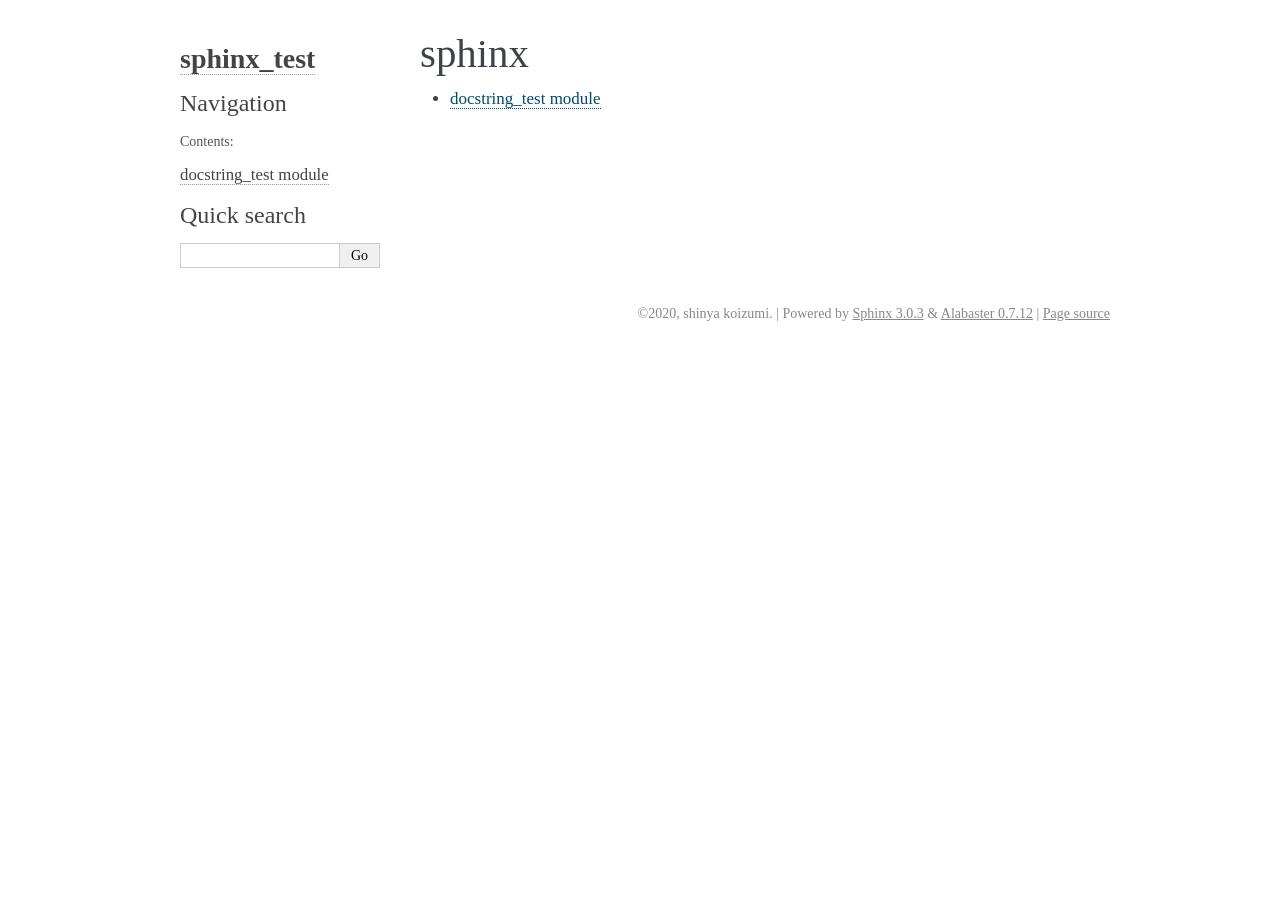
<file: tool_python/sphinx/docs/_build/modules.html>
<!DOCTYPE html>

<html>
  <head>
    <meta charset="utf-8" />
    <title>sphinx &#8212; sphinx_test 1.0.0 documentation</title>
    <link rel="stylesheet" href="_static/alabaster.css" type="text/css" />
    <link rel="stylesheet" href="_static/pygments.css" type="text/css" />
    <script id="documentation_options" data-url_root="./" src="_static/documentation_options.js"></script>
    <script src="_static/jquery.js"></script>
    <script src="_static/underscore.js"></script>
    <script src="_static/doctools.js"></script>
    <script src="_static/language_data.js"></script>
    <link rel="index" title="Index" href="genindex.html" />
    <link rel="search" title="Search" href="search.html" />
   
  <link rel="stylesheet" href="_static/custom.css" type="text/css" />
  
  
  <meta name="viewport" content="width=device-width, initial-scale=0.9, maximum-scale=0.9" />

  </head><body>
  

    <div class="document">
      <div class="documentwrapper">
        <div class="bodywrapper">
          

          <div class="body" role="main">
            
  <div class="section" id="sphinx">
<h1>sphinx<a class="headerlink" href="#sphinx" title="Permalink to this headline">¶</a></h1>
<div class="toctree-wrapper compound">
<ul>
<li class="toctree-l1"><a class="reference internal" href="docstring_test.html">docstring_test module</a></li>
</ul>
</div>
</div>


          </div>
          
        </div>
      </div>
      <div class="sphinxsidebar" role="navigation" aria-label="main navigation">
        <div class="sphinxsidebarwrapper">
<h1 class="logo"><a href="index.html">sphinx_test</a></h1>








<h3>Navigation</h3>
<p class="caption"><span class="caption-text">Contents:</span></p>
<ul>
<li class="toctree-l1"><a class="reference internal" href="docstring_test.html">docstring_test module</a></li>
</ul>

<div class="relations">
<h3>Related Topics</h3>
<ul>
  <li><a href="index.html">Documentation overview</a><ul>
  </ul></li>
</ul>
</div>
<div id="searchbox" style="display: none" role="search">
  <h3 id="searchlabel">Quick search</h3>
    <div class="searchformwrapper">
    <form class="search" action="search.html" method="get">
      <input type="text" name="q" aria-labelledby="searchlabel" />
      <input type="submit" value="Go" />
    </form>
    </div>
</div>
<script>$('#searchbox').show(0);</script>








        </div>
      </div>
      <div class="clearer"></div>
    </div>
    <div class="footer">
      &copy;2020, shinya koizumi.
      
      |
      Powered by <a href="http://sphinx-doc.org/">Sphinx 3.0.3</a>
      &amp; <a href="https://github.com/bitprophet/alabaster">Alabaster 0.7.12</a>
      
      |
      <a href="_sources/modules.rst.txt"
          rel="nofollow">Page source</a>
    </div>

    

    
  </body>
</html>
</file>
<file: javascript_test/html_test/class_test/style.css>
html {
  font-family: 'Teko', sans-serif;
}

body {
  margin: 0;
}

#container {
  position: relative;
  height: 100vh;
  background-color: teal;
}

.animate-title,
.animate-title-2 {
  color: white;
  opacity: 0;
  font-size: 2em;
}

.animate-title.inview,
.animate-title-2.inview {
  opacity: 1;
}

.animate-title.inview .char,
.animate-title-2.inview .char {
  display: inline-block;
  -webkit-animation-name: kf-animate-chars;
          animation-name: kf-animate-chars;
  -webkit-animation-duration: 0.5s;
          animation-duration: 0.5s;
  -webkit-animation-timing-function: cubic-bezier(0.39, 1.57, 0.58, 1);
          animation-timing-function: cubic-bezier(0.39, 1.57, 0.58, 1);
  -webkit-animation-delay: 0s;
          animation-delay: 0s;
  -webkit-animation-iteration-count: 1;
          animation-iteration-count: 1;
  -webkit-animation-direction: normal;
          animation-direction: normal;
  -webkit-animation-fill-mode: both;
          animation-fill-mode: both;
}

.animate-title.inview .char:nth-child(1),
.animate-title-2.inview .char:nth-child(1) {
  -webkit-animation-delay: 0.04s;
          animation-delay: 0.04s;
}

.animate-title.inview .char:nth-child(2),
.animate-title-2.inview .char:nth-child(2) {
  -webkit-animation-delay: 0.08s;
          animation-delay: 0.08s;
}

.animate-title.inview .char:nth-child(3),
.animate-title-2.inview .char:nth-child(3) {
  -webkit-animation-delay: 0.12s;
          animation-delay: 0.12s;
}

.animate-title.inview .char:nth-child(4),
.animate-title-2.inview .char:nth-child(4) {
  -webkit-animation-delay: 0.16s;
          animation-delay: 0.16s;
}

.animate-title.inview .char:nth-child(5),
.animate-title-2.inview .char:nth-child(5) {
  -webkit-animation-delay: 0.2s;
          animation-delay: 0.2s;
}

.animate-title.inview .char:nth-child(6),
.animate-title-2.inview .char:nth-child(6) {
  -webkit-animation-delay: 0.24s;
          animation-delay: 0.24s;
}

.animate-title.inview .char:nth-child(7),
.animate-title-2.inview .char:nth-child(7) {
  -webkit-animation-delay: 0.28s;
          animation-delay: 0.28s;
}

.animate-title.inview .char:nth-child(8),
.animate-title-2.inview .char:nth-child(8) {
  -webkit-animation-delay: 0.32s;
          animation-delay: 0.32s;
}

.animate-title.inview .char:nth-child(9),
.animate-title-2.inview .char:nth-child(9) {
  -webkit-animation-delay: 0.36s;
          animation-delay: 0.36s;
}

.animate-title.inview .char:nth-child(10),
.animate-title-2.inview .char:nth-child(10) {
  -webkit-animation-delay: 0.4s;
          animation-delay: 0.4s;
}

.animate-title.inview .char:nth-child(11),
.animate-title-2.inview .char:nth-child(11) {
  -webkit-animation-delay: 0.44s;
          animation-delay: 0.44s;
}

.animate-title.inview .char:nth-child(12),
.animate-title-2.inview .char:nth-child(12) {
  -webkit-animation-delay: 0.48s;
          animation-delay: 0.48s;
}

.animate-title.inview .char:nth-child(13),
.animate-title-2.inview .char:nth-child(13) {
  -webkit-animation-delay: 0.52s;
          animation-delay: 0.52s;
}

.animate-title.inview .char:nth-child(14),
.animate-title-2.inview .char:nth-child(14) {
  -webkit-animation-delay: 0.56s;
          animation-delay: 0.56s;
}

.animate-title.inview .char:nth-child(15),
.animate-title-2.inview .char:nth-child(15) {
  -webkit-animation-delay: 0.6s;
          animation-delay: 0.6s;
}

.animate-title.inview .char:nth-child(16),
.animate-title-2.inview .char:nth-child(16) {
  -webkit-animation-delay: 0.64s;
          animation-delay: 0.64s;
}

.animate-title.inview .char:nth-child(17),
.animate-title-2.inview .char:nth-child(17) {
  -webkit-animation-delay: 0.68s;
          animation-delay: 0.68s;
}

.animate-title.inview .char:nth-child(18),
.animate-title-2.inview .char:nth-child(18) {
  -webkit-animation-delay: 0.72s;
          animation-delay: 0.72s;
}

.animate-title.inview .char:nth-child(19),
.animate-title-2.inview .char:nth-child(19) {
  -webkit-animation-delay: 0.76s;
          animation-delay: 0.76s;
}

.animate-title.inview .char:nth-child(20),
.animate-title-2.inview .char:nth-child(20) {
  -webkit-animation-delay: 0.8s;
          animation-delay: 0.8s;
}

.animate-title.inview .char:nth-child(21),
.animate-title-2.inview .char:nth-child(21) {
  -webkit-animation-delay: 0.84s;
          animation-delay: 0.84s;
}

.animate-title.inview .char:nth-child(22),
.animate-title-2.inview .char:nth-child(22) {
  -webkit-animation-delay: 0.88s;
          animation-delay: 0.88s;
}

.animate-title.inview .char:nth-child(23),
.animate-title-2.inview .char:nth-child(23) {
  -webkit-animation-delay: 0.92s;
          animation-delay: 0.92s;
}

.animate-title.inview .char:nth-child(24),
.animate-title-2.inview .char:nth-child(24) {
  -webkit-animation-delay: 0.96s;
          animation-delay: 0.96s;
}

.animate-title.inview .char:nth-child(25),
.animate-title-2.inview .char:nth-child(25) {
  -webkit-animation-delay: 1s;
          animation-delay: 1s;
}

.animate-title.inview .char:nth-child(26),
.animate-title-2.inview .char:nth-child(26) {
  -webkit-animation-delay: 1.04s;
          animation-delay: 1.04s;
}

.animate-title.inview .char:nth-child(27),
.animate-title-2.inview .char:nth-child(27) {
  -webkit-animation-delay: 1.08s;
          animation-delay: 1.08s;
}

.animate-title.inview .char:nth-child(28),
.animate-title-2.inview .char:nth-child(28) {
  -webkit-animation-delay: 1.12s;
          animation-delay: 1.12s;
}

.animate-title.inview .char:nth-child(29),
.animate-title-2.inview .char:nth-child(29) {
  -webkit-animation-delay: 1.16s;
          animation-delay: 1.16s;
}

.animate-title.inview .char:nth-child(30),
.animate-title-2.inview .char:nth-child(30) {
  -webkit-animation-delay: 1.2s;
          animation-delay: 1.2s;
}

@-webkit-keyframes kf-animate-chars {
  0% {
    opacity: 0;
    -webkit-transform: translateY(-50%);
            transform: translateY(-50%);
  }
  100% {
    opacity: 1;
    -webkit-transform: translateY(0);
            transform: translateY(0);
  }
}

@keyframes kf-animate-chars {
  0% {
    opacity: 0;
    -webkit-transform: translateY(-50%);
            transform: translateY(-50%);
  }
  100% {
    opacity: 1;
    -webkit-transform: translateY(0);
            transform: translateY(0);
  }
}
/*# sourceMappingURL=style.css.map */
</file>
<file: javascript_test/html_test/dom_test_advanced/style.css>
html {
  font-family: 'Teko', sans-serif;
}

body {
  margin: 0;
}

#container {
  position: relative;
  height: 100vh;
  background-color: teal;
}

.animate-title {
  position: absolute;
  top: 50%;
  left: 50%;
  -webkit-transform: translate(-50%, -50%);
          transform: translate(-50%, -50%);
  color: white;
  opacity: 0;
  font-size: 2em;
}

.animate-title.inview {
  opacity: 1;
}

.animate-title.inview .char {
  display: inline-block;
  -webkit-animation-name: kf-animate-chars;
          animation-name: kf-animate-chars;
  -webkit-animation-duration: 0.5s;
          animation-duration: 0.5s;
  -webkit-animation-timing-function: cubic-bezier(0.39, 1.57, 0.58, 1);
          animation-timing-function: cubic-bezier(0.39, 1.57, 0.58, 1);
  -webkit-animation-delay: 0s;
          animation-delay: 0s;
  -webkit-animation-iteration-count: 1;
          animation-iteration-count: 1;
  -webkit-animation-direction: normal;
          animation-direction: normal;
  -webkit-animation-fill-mode: both;
          animation-fill-mode: both;
}

.animate-title.inview .char:nth-child(1) {
  -webkit-animation-delay: 0.04s;
          animation-delay: 0.04s;
}

.animate-title.inview .char:nth-child(2) {
  -webkit-animation-delay: 0.08s;
          animation-delay: 0.08s;
}

.animate-title.inview .char:nth-child(3) {
  -webkit-animation-delay: 0.12s;
          animation-delay: 0.12s;
}

.animate-title.inview .char:nth-child(4) {
  -webkit-animation-delay: 0.16s;
          animation-delay: 0.16s;
}

.animate-title.inview .char:nth-child(5) {
  -webkit-animation-delay: 0.2s;
          animation-delay: 0.2s;
}

.animate-title.inview .char:nth-child(6) {
  -webkit-animation-delay: 0.24s;
          animation-delay: 0.24s;
}

.animate-title.inview .char:nth-child(7) {
  -webkit-animation-delay: 0.28s;
          animation-delay: 0.28s;
}

.animate-title.inview .char:nth-child(8) {
  -webkit-animation-delay: 0.32s;
          animation-delay: 0.32s;
}

.animate-title.inview .char:nth-child(9) {
  -webkit-animation-delay: 0.36s;
          animation-delay: 0.36s;
}

@-webkit-keyframes kf-animate-chars {
  0% {
    opacity: 0;
    -webkit-transform: translateY(-50%);
            transform: translateY(-50%);
  }
  100% {
    opacity: 1;
    -webkit-transform: translateY(0);
            transform: translateY(0);
  }
}

@keyframes kf-animate-chars {
  0% {
    opacity: 0;
    -webkit-transform: translateY(-50%);
            transform: translateY(-50%);
  }
  100% {
    opacity: 1;
    -webkit-transform: translateY(0);
            transform: translateY(0);
  }
}
/*# sourceMappingURL=style.css.map */
</file>
<file: javascript_test/html_test/sample_site_test/styles/loader.css>
.pace-done #global-container {
  -webkit-transition: opacity 1s;
  transition: opacity 1s;
  opacity: 1;
}

#global-container {
  opacity: 0;
}

.pace {
  z-index: 2000;
  position: fixed;
  margin: auto;
  top: 0;
  left: 0;
  right: 0;
  bottom: 0;
  width: 100px;
  height: 100px;
}

.pace .pace-progress {
  -webkit-transform: none !important;
          transform: none !important;
  text-align: center;
}

.pace .pace-progress::after {
  content: attr(data-progress-text);
  display: block;
  font-weight: 100;
  font-size: 2em;
  font-family: 'Helvetica Neue', 'Yu Gothic', 'Meiryo', sans-serif;
  color: #535353;
}

.pace.pace-inactive {
  display: none;
}

.pace-progress-inner {
  width: 40px;
  height: 40px;
  background-color: #904669;
  margin: 0 auto;
  -webkit-animation-name: sk-rotateplane;
          animation-name: sk-rotateplane;
  -webkit-animation-duration: 1.2s;
          animation-duration: 1.2s;
  -webkit-animation-timing-function: ease-in-out;
          animation-timing-function: ease-in-out;
  -webkit-animation-delay: 0s;
          animation-delay: 0s;
  -webkit-animation-iteration-count: infinite;
          animation-iteration-count: infinite;
  -webkit-animation-direction: normal;
          animation-direction: normal;
  -webkit-animation-fill-mode: forwards;
          animation-fill-mode: forwards;
}

@-webkit-keyframes sk-rotateplane {
  0% {
    -webkit-transform: perspective(120px) rotateX(0deg) rotateY(0deg);
            transform: perspective(120px) rotateX(0deg) rotateY(0deg);
  }
  50% {
    -webkit-transform: perspective(120px) rotateX(-180deg) rotateY(0deg);
            transform: perspective(120px) rotateX(-180deg) rotateY(0deg);
  }
  100% {
    -webkit-transform: perspective(120px) rotateX(-180deg) rotateY(-180deg);
            transform: perspective(120px) rotateX(-180deg) rotateY(-180deg);
  }
}

@keyframes sk-rotateplane {
  0% {
    -webkit-transform: perspective(120px) rotateX(0deg) rotateY(0deg);
            transform: perspective(120px) rotateX(0deg) rotateY(0deg);
  }
  50% {
    -webkit-transform: perspective(120px) rotateX(-180deg) rotateY(0deg);
            transform: perspective(120px) rotateX(-180deg) rotateY(0deg);
  }
  100% {
    -webkit-transform: perspective(120px) rotateX(-180deg) rotateY(-180deg);
            transform: perspective(120px) rotateX(-180deg) rotateY(-180deg);
  }
}
/*# sourceMappingURL=loader.css.map */
</file>
<file: javascript_test/html_test/sample_site_test/styles/style.css>
@charset "UTF-8";
.appear.up .item {
  -webkit-transform: translateY(6px);
          transform: translateY(6px);
}

.appear.down .item {
  -webkit-transform: translateY(-6px);
          transform: translateY(-6px);
}

.appear.left .item {
  -webkit-transform: translateX(40px);
          transform: translateX(40px);
}

.appear.right .item {
  -webkit-transform: translateX(-40px);
          transform: translateX(-40px);
}

.appear .item {
  -webkit-transition: all 0.8s;
  transition: all 0.8s;
  opacity: 0;
}

.appear.inview .item {
  opacity: 1;
  -webkit-transform: none;
          transform: none;
}

.appear.inview .item:nth-child(1) {
  -webkit-transition-delay: 0.1s;
          transition-delay: 0.1s;
}

.appear.inview .item:nth-child(2) {
  -webkit-transition-delay: 0.2s;
          transition-delay: 0.2s;
}

.appear.inview .item:nth-child(3) {
  -webkit-transition-delay: 0.3s;
          transition-delay: 0.3s;
}

.appear.inview .item:nth-child(4) {
  -webkit-transition-delay: 0.4s;
          transition-delay: 0.4s;
}

.appear.inview .item:nth-child(5) {
  -webkit-transition-delay: 0.5s;
          transition-delay: 0.5s;
}

.appear.inview .item:nth-child(6) {
  -webkit-transition-delay: 0.6s;
          transition-delay: 0.6s;
}

.appear.inview .item:nth-child(7) {
  -webkit-transition-delay: 0.7s;
          transition-delay: 0.7s;
}

.appear.inview .item:nth-child(8) {
  -webkit-transition-delay: 0.8s;
          transition-delay: 0.8s;
}

.appear.inview .item:nth-child(9) {
  -webkit-transition-delay: 0.9s;
          transition-delay: 0.9s;
}

.appear.inview .item:nth-child(10) {
  -webkit-transition-delay: 1s;
          transition-delay: 1s;
}

.btn {
  position: relative;
  display: inline-block;
  background-color: white;
  border: 1px solid black;
  font-weight: 600;
  padding: 10px 40px;
  margin: 10px auto;
  cursor: pointer;
  -webkit-transition: all 0.3s;
  transition: all 0.3s;
  color: black;
  text-decoration: none !important;
}

.btn.float:hover {
  background-color: black;
  color: white;
  -webkit-box-shadow: 5px 5px 10px 0 rgba(0, 0, 0, 0.5);
          box-shadow: 5px 5px 10px 0 rgba(0, 0, 0, 0.5);
}

.btn.filled {
  background-color: black;
  color: white;
  -webkit-box-shadow: 5px 5px 10px 0 rgba(0, 0, 0, 0.5);
          box-shadow: 5px 5px 10px 0 rgba(0, 0, 0, 0.5);
}

.btn.filled:hover {
  background-color: white;
  color: black;
  -webkit-box-shadow: none;
          box-shadow: none;
}

.btn.letter-spacing:hover {
  background-color: black;
  letter-spacing: 3px;
  color: white;
}

.btn.shadow {
  -webkit-box-shadow: none;
          box-shadow: none;
}

.btn.shadow:hover {
  -webkit-transform: translate(-2.5px, -2.5px);
          transform: translate(-2.5px, -2.5px);
  -webkit-box-shadow: 5px 5px 0 0 black;
          box-shadow: 5px 5px 0 0 black;
}

.btn.solid {
  -webkit-box-shadow: 2px 2px 0 0 black;
          box-shadow: 2px 2px 0 0 black;
  border-radius: 7px;
}

.btn.solid:hover {
  -webkit-transform: translate(2px, 2px);
          transform: translate(2px, 2px);
  -webkit-box-shadow: none;
          box-shadow: none;
}

.btn.slide-bg {
  position: relative;
  overflow: hidden;
  z-index: 1;
}

.btn.slide-bg::before {
  content: "";
  display: inline-block;
  width: 100%;
  height: 100%;
  background-color: black;
  position: absolute;
  top: 0;
  left: 0;
  -webkit-transform: translateX(-100%);
          transform: translateX(-100%);
  -webkit-transition: -webkit-transform 0.3s;
  transition: -webkit-transform 0.3s;
  transition: transform 0.3s;
  transition: transform 0.3s, -webkit-transform 0.3s;
  z-index: -1;
}

.btn.slide-bg:hover {
  color: white;
}

.btn.slide-bg:hover::before {
  -webkit-transform: none;
          transform: none;
}

.btn.cover-3d {
  position: relative;
  z-index: 1;
  -webkit-transform-style: preserve-3d;
          transform-style: preserve-3d;
  -webkit-perspective: 300px;
          perspective: 300px;
}

.btn.cover-3d::before {
  content: "";
  display: inline-block;
  width: 100%;
  height: 100%;
  background-color: black;
  position: absolute;
  top: 0;
  left: 0;
  -webkit-transform: rotateX(90deg);
          transform: rotateX(90deg);
  -webkit-transition: all 0.3s;
  transition: all 0.3s;
  -webkit-transform-origin: top center;
          transform-origin: top center;
  z-index: -1;
  opacity: 0;
}

.btn.cover-3d:hover {
  color: white;
}

.btn.cover-3d:hover::before {
  -webkit-transform: none;
          transform: none;
  opacity: 1;
}

.btn-cubic {
  position: relative;
  display: inline-block;
  -webkit-transform-style: preserve-3d;
          transform-style: preserve-3d;
  -webkit-perspective: 300px;
          perspective: 300px;
  width: 150px;
  height: 50px;
  margin: 0 auto;
  cursor: pointer;
  font-weight: 600;
}

.btn-cubic span {
  position: absolute;
  top: 0;
  left: 0;
  width: 100%;
  height: 100%;
  border: 1px solid black;
  line-height: 48px;
  text-align: center;
  -webkit-transition: all 0.3s;
  transition: all 0.3s;
  -webkit-transform-origin: center center -25px;
          transform-origin: center center -25px;
  color: black;
}

.btn-cubic .hovering {
  background-color: black;
  color: white;
  -webkit-transform: rotateX(90deg);
          transform: rotateX(90deg);
}

.btn-cubic .default {
  background-color: white;
  color: black;
  -webkit-transform: rotateX(0);
          transform: rotateX(0);
}

.btn-cubic:hover .hovering {
  -webkit-transform: rotateX(0);
          transform: rotateX(0);
}

.btn-cubic:hover .default {
  -webkit-transform: rotateX(-90deg);
          transform: rotateX(-90deg);
}

.swiper-container {
  overflow: visible !important;
}

.swiper-slide {
  height: 500px;
  overflow: hidden;
}

.swiper-slide > img {
  width: 100%;
  height: 100%;
  max-width: 100%;
  -o-object-fit: cover;
     object-fit: cover;
  -webkit-transform: scale(1.3);
          transform: scale(1.3);
  -webkit-transition: -webkit-transform 1.9s ease;
  transition: -webkit-transform 1.9s ease;
  transition: transform 1.9s ease;
  transition: transform 1.9s ease, -webkit-transform 1.9s ease;
}

.swiper-slide::after {
  content: "";
  position: absolute;
  top: 0;
  left: 0;
  width: 100%;
  height: 100%;
  background-color: rgba(0, 61, 125, 0.1);
}

.swiper-slide-active > img {
  -webkit-transform: none;
          transform: none;
}

.swiper-slide-active .hero__title {
  opacity: 1;
  -webkit-transform: translate(-50%, -50%);
          transform: translate(-50%, -50%);
}

.hero {
  overflow: hidden;
  padding-top: 100px;
}

.hero__title {
  position: absolute;
  top: 50%;
  left: 50%;
  -webkit-transform: translate(-50%, calc(-50% + 20px));
          transform: translate(-50%, calc(-50% + 20px));
  color: white;
  font-size: 25px;
  z-index: 2;
  opacity: 0;
  -webkit-transition: opacity 0.3s ease 1s, -webkit-transform 0.3s ease 1s;
  transition: opacity 0.3s ease 1s, -webkit-transform 0.3s ease 1s;
  transition: opacity 0.3s ease 1s, transform 0.3s ease 1s;
  transition: opacity 0.3s ease 1s, transform 0.3s ease 1s, -webkit-transform 0.3s ease 1s;
}

.hero__footer {
  position: absolute;
  left: 50%;
  bottom: 20px;
  -webkit-transform: translateX(-50%);
          transform: translateX(-50%);
  z-index: 2;
  height: 68px;
  width: 22px;
  overflow: hidden;
}

.hero__downarrow {
  position: absolute;
  left: 0;
  bottom: 0;
  width: 6px;
  -webkit-animation-name: kf-arrow-anime;
          animation-name: kf-arrow-anime;
  -webkit-animation-duration: 2s;
          animation-duration: 2s;
  -webkit-animation-timing-function: linear;
          animation-timing-function: linear;
  -webkit-animation-delay: 0s;
          animation-delay: 0s;
  -webkit-animation-iteration-count: infinite;
          animation-iteration-count: infinite;
  -webkit-animation-direction: normal;
          animation-direction: normal;
  -webkit-animation-fill-mode: forwards;
          animation-fill-mode: forwards;
}

.hero__scrolltext {
  position: absolute;
  -webkit-transform: rotate(90deg);
          transform: rotate(90deg);
  color: rgba(255, 255, 255, 0.7);
  left: -8px;
  top: 11px;
  font-size: 1.2em;
}

@-webkit-keyframes kf-arrow-anime {
  0%,
  50%,
  100% {
    -webkit-transform: translateY(-10%);
            transform: translateY(-10%);
  }
  30% {
    -webkit-transform: none;
            transform: none;
  }
}

@keyframes kf-arrow-anime {
  0%,
  50%,
  100% {
    -webkit-transform: translateY(-10%);
            transform: translateY(-10%);
  }
  30% {
    -webkit-transform: none;
            transform: none;
  }
}

.animate-title,
.tween-animate-title {
  opacity: 0;
}

.animate-title.inview,
.tween-animate-title.inview {
  opacity: 1;
}

.animate-title.inview .char,
.tween-animate-title.inview .char {
  display: inline-block;
}

.animate-title .char,
.tween-animate-title .char {
  opacity: 0;
}

.animate-title.inview .char {
  -webkit-animation-name: kf-animate-chars;
          animation-name: kf-animate-chars;
  -webkit-animation-duration: 0.5s;
          animation-duration: 0.5s;
  -webkit-animation-timing-function: cubic-bezier(0.39, 1.57, 0.58, 1);
          animation-timing-function: cubic-bezier(0.39, 1.57, 0.58, 1);
  -webkit-animation-delay: 0s;
          animation-delay: 0s;
  -webkit-animation-iteration-count: 1;
          animation-iteration-count: 1;
  -webkit-animation-direction: normal;
          animation-direction: normal;
  -webkit-animation-fill-mode: both;
          animation-fill-mode: both;
}

.animate-title.inview .char:nth-child(1) {
  -webkit-animation-delay: 0.04s;
          animation-delay: 0.04s;
}

.animate-title.inview .char:nth-child(2) {
  -webkit-animation-delay: 0.08s;
          animation-delay: 0.08s;
}

.animate-title.inview .char:nth-child(3) {
  -webkit-animation-delay: 0.12s;
          animation-delay: 0.12s;
}

.animate-title.inview .char:nth-child(4) {
  -webkit-animation-delay: 0.16s;
          animation-delay: 0.16s;
}

.animate-title.inview .char:nth-child(5) {
  -webkit-animation-delay: 0.2s;
          animation-delay: 0.2s;
}

.animate-title.inview .char:nth-child(6) {
  -webkit-animation-delay: 0.24s;
          animation-delay: 0.24s;
}

.animate-title.inview .char:nth-child(7) {
  -webkit-animation-delay: 0.28s;
          animation-delay: 0.28s;
}

.animate-title.inview .char:nth-child(8) {
  -webkit-animation-delay: 0.32s;
          animation-delay: 0.32s;
}

.animate-title.inview .char:nth-child(9) {
  -webkit-animation-delay: 0.36s;
          animation-delay: 0.36s;
}

.animate-title.inview .char:nth-child(10) {
  -webkit-animation-delay: 0.4s;
          animation-delay: 0.4s;
}

.animate-title.inview .char:nth-child(11) {
  -webkit-animation-delay: 0.44s;
          animation-delay: 0.44s;
}

.animate-title.inview .char:nth-child(12) {
  -webkit-animation-delay: 0.48s;
          animation-delay: 0.48s;
}

.animate-title.inview .char:nth-child(13) {
  -webkit-animation-delay: 0.52s;
          animation-delay: 0.52s;
}

.animate-title.inview .char:nth-child(14) {
  -webkit-animation-delay: 0.56s;
          animation-delay: 0.56s;
}

.animate-title.inview .char:nth-child(15) {
  -webkit-animation-delay: 0.6s;
          animation-delay: 0.6s;
}

.animate-title.inview .char:nth-child(16) {
  -webkit-animation-delay: 0.64s;
          animation-delay: 0.64s;
}

.animate-title.inview .char:nth-child(17) {
  -webkit-animation-delay: 0.68s;
          animation-delay: 0.68s;
}

.animate-title.inview .char:nth-child(18) {
  -webkit-animation-delay: 0.72s;
          animation-delay: 0.72s;
}

.animate-title.inview .char:nth-child(19) {
  -webkit-animation-delay: 0.76s;
          animation-delay: 0.76s;
}

.animate-title.inview .char:nth-child(20) {
  -webkit-animation-delay: 0.8s;
          animation-delay: 0.8s;
}

.animate-title.inview .char:nth-child(21) {
  -webkit-animation-delay: 0.84s;
          animation-delay: 0.84s;
}

.animate-title.inview .char:nth-child(22) {
  -webkit-animation-delay: 0.88s;
          animation-delay: 0.88s;
}

.animate-title.inview .char:nth-child(23) {
  -webkit-animation-delay: 0.92s;
          animation-delay: 0.92s;
}

.animate-title.inview .char:nth-child(24) {
  -webkit-animation-delay: 0.96s;
          animation-delay: 0.96s;
}

.animate-title.inview .char:nth-child(25) {
  -webkit-animation-delay: 1s;
          animation-delay: 1s;
}

.animate-title.inview .char:nth-child(26) {
  -webkit-animation-delay: 1.04s;
          animation-delay: 1.04s;
}

.animate-title.inview .char:nth-child(27) {
  -webkit-animation-delay: 1.08s;
          animation-delay: 1.08s;
}

.animate-title.inview .char:nth-child(28) {
  -webkit-animation-delay: 1.12s;
          animation-delay: 1.12s;
}

.animate-title.inview .char:nth-child(29) {
  -webkit-animation-delay: 1.16s;
          animation-delay: 1.16s;
}

.animate-title.inview .char:nth-child(30) {
  -webkit-animation-delay: 1.2s;
          animation-delay: 1.2s;
}

@-webkit-keyframes kf-animate-chars {
  0% {
    opacity: 0;
    -webkit-transform: translateY(-50%);
            transform: translateY(-50%);
  }
  100% {
    opacity: 1;
    -webkit-transform: translateY(0);
            transform: translateY(0);
  }
}

@keyframes kf-animate-chars {
  0% {
    opacity: 0;
    -webkit-transform: translateY(-50%);
            transform: translateY(-50%);
  }
  100% {
    opacity: 1;
    -webkit-transform: translateY(0);
            transform: translateY(0);
  }
}

.cover-slide {
  position: relative;
  overflow: hidden;
}

.cover-slide::after {
  content: "";
  position: absolute;
  z-index: 2;
  top: 0;
  left: 0;
  right: 0;
  bottom: 0;
  background-color: #eaebe6;
  opacity: 0;
}

.cover-slide.inview::after {
  opacity: 1;
  -webkit-animation-name: kf-cover-slide;
          animation-name: kf-cover-slide;
  -webkit-animation-duration: 1.6s;
          animation-duration: 1.6s;
  -webkit-animation-timing-function: ease-in-out;
          animation-timing-function: ease-in-out;
  -webkit-animation-delay: 0s;
          animation-delay: 0s;
  -webkit-animation-iteration-count: 1;
          animation-iteration-count: 1;
  -webkit-animation-direction: normal;
          animation-direction: normal;
  -webkit-animation-fill-mode: both;
          animation-fill-mode: both;
}

@-webkit-keyframes kf-cover-slide {
  0% {
    -webkit-transform-origin: left;
            transform-origin: left;
    -webkit-transform: scaleX(0);
            transform: scaleX(0);
  }
  50% {
    -webkit-transform-origin: left;
            transform-origin: left;
    -webkit-transform: scaleX(1);
            transform: scaleX(1);
  }
  50.1% {
    -webkit-transform-origin: right;
            transform-origin: right;
    -webkit-transform: scaleX(1);
            transform: scaleX(1);
  }
  100% {
    -webkit-transform-origin: right;
            transform-origin: right;
    -webkit-transform: scaleX(0);
            transform: scaleX(0);
  }
}

@keyframes kf-cover-slide {
  0% {
    -webkit-transform-origin: left;
            transform-origin: left;
    -webkit-transform: scaleX(0);
            transform: scaleX(0);
  }
  50% {
    -webkit-transform-origin: left;
            transform-origin: left;
    -webkit-transform: scaleX(1);
            transform: scaleX(1);
  }
  50.1% {
    -webkit-transform-origin: right;
            transform-origin: right;
    -webkit-transform: scaleX(1);
            transform: scaleX(1);
  }
  100% {
    -webkit-transform-origin: right;
            transform-origin: right;
    -webkit-transform: scaleX(0);
            transform: scaleX(0);
  }
}

.img-zoom, .bg-img-zoom {
  opacity: 0;
}

.inview .img-zoom, .inview .bg-img-zoom {
  opacity: 1;
  -webkit-transition: -webkit-transform 0.3s ease;
  transition: -webkit-transform 0.3s ease;
  transition: transform 0.3s ease;
  transition: transform 0.3s ease, -webkit-transform 0.3s ease;
  -webkit-animation-name: kf-img-show;
          animation-name: kf-img-show;
  -webkit-animation-duration: 1.6s;
          animation-duration: 1.6s;
  -webkit-animation-timing-function: ease-in-out;
          animation-timing-function: ease-in-out;
  -webkit-animation-delay: 0s;
          animation-delay: 0s;
  -webkit-animation-iteration-count: 1;
          animation-iteration-count: 1;
  -webkit-animation-direction: normal;
          animation-direction: normal;
  -webkit-animation-fill-mode: normal;
          animation-fill-mode: normal;
}

.inview .img-zoom:hover, .inview .bg-img-zoom:hover {
  -webkit-transform: scale(1.05);
          transform: scale(1.05);
}

@-webkit-keyframes kf-img-show {
  0% {
    opacity: 0;
  }
  50% {
    opacity: 0;
  }
  50.1% {
    opacity: 1;
    -webkit-transform: scale(1.5);
            transform: scale(1.5);
  }
  100% {
    opacity: 1;
  }
}

@keyframes kf-img-show {
  0% {
    opacity: 0;
  }
  50% {
    opacity: 0;
  }
  50.1% {
    opacity: 1;
    -webkit-transform: scale(1.5);
            transform: scale(1.5);
  }
  100% {
    opacity: 1;
  }
}

.hover-darken::before {
  content: "";
  position: absolute;
  top: 0;
  left: 0;
  width: 100%;
  height: 100%;
  z-index: 1;
  -webkit-transition: background-color 0.3s ease;
  transition: background-color 0.3s ease;
  pointer-events: none;
  -webkit-animation-name: kf-img-show;
          animation-name: kf-img-show;
  -webkit-animation-duration: 1.6s;
          animation-duration: 1.6s;
  -webkit-animation-timing-function: ease-in-out;
          animation-timing-function: ease-in-out;
  -webkit-animation-delay: 0s;
          animation-delay: 0s;
  -webkit-animation-iteration-count: 1;
          animation-iteration-count: 1;
  -webkit-animation-direction: normal;
          animation-direction: normal;
  -webkit-animation-fill-mode: normal;
          animation-fill-mode: normal;
}

.hover-darken:hover::before {
  background-color: rgba(0, 0, 0, 0.4);
}

.bg-img-zoom {
  background-image: url(images/image-1.jpg);
  background-repeat: no-repeat;
  background-position: center;
  background-size: cover;
  width: 100%;
}

.img-bg50 {
  position: relative;
}

.img-bg50::before {
  display: block;
  content: '';
  padding-top: 50%;
}

.mobile-menu {
  position: fixed;
  right: 0;
  top: 60px;
  width: 300px;
}

.mobile-menu .logo {
  padding: 0 40px;
  font-size: 38px;
}

.mobile-menu__btn {
  background-color: unset;
  border: none;
  outline: none !important;
  cursor: pointer;
}

.mobile-menu__btn > span {
  background-color: black;
  width: 35px;
  height: 2px;
  display: block;
  margin-bottom: 9px;
  -webkit-transition: -webkit-transform 0.7s;
  transition: -webkit-transform 0.7s;
  transition: transform 0.7s;
  transition: transform 0.7s, -webkit-transform 0.7s;
}

.mobile-menu__btn > span:last-child {
  margin-bottom: 0;
}

.mobile-menu__cover {
  position: absolute;
  top: 0;
  left: 0;
  width: 100%;
  height: 100%;
  background-color: rgba(0, 0, 0, 0.3);
  opacity: 0;
  visibility: hidden;
  -webkit-transition: opacity 1s;
  transition: opacity 1s;
  cursor: pointer;
  z-index: 200;
}

.mobile-menu__main {
  padding: 0;
  -webkit-perspective: 2000px;
          perspective: 2000px;
  -webkit-transform-style: preserve-3d;
          transform-style: preserve-3d;
}

.mobile-menu__item {
  list-style: none;
  display: block;
  -webkit-transform: translate3d(0, 0, -1000px);
          transform: translate3d(0, 0, -1000px);
  padding: 0 40px;
  -webkit-transition: opacity 0.2s, -webkit-transform 0.3s;
  transition: opacity 0.2s, -webkit-transform 0.3s;
  transition: transform 0.3s, opacity 0.2s;
  transition: transform 0.3s, opacity 0.2s, -webkit-transform 0.3s;
  opacity: 0;
}

.mobile-menu__link {
  display: block;
  margin-top: 30px;
  color: black;
  text-decoration: none !important;
}

.menu-open #container {
  -webkit-transform: translate(-300px, 60px);
          transform: translate(-300px, 60px);
  -webkit-box-shadow: 0 8px 40px -10px rgba(0, 0, 0, 0.8);
          box-shadow: 0 8px 40px -10px rgba(0, 0, 0, 0.8);
}

.menu-open .mobile-menu__cover {
  opacity: 1;
  visibility: visible;
}

.menu-open .mobile-menu__item {
  -webkit-transform: none;
          transform: none;
  opacity: 1;
}

.menu-open .mobile-menu__item:nth-child(1) {
  -webkit-transition-delay: 0.07s;
          transition-delay: 0.07s;
}

.menu-open .mobile-menu__item:nth-child(2) {
  -webkit-transition-delay: 0.14s;
          transition-delay: 0.14s;
}

.menu-open .mobile-menu__item:nth-child(3) {
  -webkit-transition-delay: 0.21s;
          transition-delay: 0.21s;
}

.menu-open .mobile-menu__item:nth-child(4) {
  -webkit-transition-delay: 0.28s;
          transition-delay: 0.28s;
}

.menu-open .mobile-menu__item:nth-child(5) {
  -webkit-transition-delay: 0.35s;
          transition-delay: 0.35s;
}

.menu-open .mobile-menu__btn > span {
  background-color: black;
}

.menu-open .mobile-menu__btn > span:nth-child(1) {
  -webkit-transition-delay: 70ms;
          transition-delay: 70ms;
  -webkit-transform: translateY(11px) rotate(135deg);
          transform: translateY(11px) rotate(135deg);
}

.menu-open .mobile-menu__btn > span:nth-child(2) {
  -webkit-transition-delay: 0s;
          transition-delay: 0s;
  -webkit-transform: translateX(-18px) scaleX(0);
          transform: translateX(-18px) scaleX(0);
}

.menu-open .mobile-menu__btn > span:nth-child(3) {
  -webkit-transition-delay: 140ms;
          transition-delay: 140ms;
  -webkit-transform: translateY(-11px) rotate(-135deg);
          transform: translateY(-11px) rotate(-135deg);
}

/******************************************************************

Stylesheet: ベーススタイル

******************************************************************/
body {
  font-family: "Kameron", "Noto Sans JP", sans-serif;
}

img {
  max-width: 100%;
  vertical-align: bottom;
}

.font-sm, .sub-title {
  font-size: 14px;
}

.font-md, .popular__title {
  font-size: 17px;
}

.font-lr, .houses__title {
  font-size: 17px;
}

.font-lg, .main-title {
  font-size: 25px;
}

.mb-sm, .travel__sub, .travel__img, .houses__title, .popular__title {
  margin-bottom: 16px !important;
}

.mb-lg, .travel, .houses, .popular__btn {
  margin-bottom: 80px !important;
}

.pb-sm, .travel__texts, .popular__container {
  padding-bottom: 16px !important;
}

.pb-lg, .hero {
  padding-bottom: 80px !important;
}

.content-width, .header__inner, .travel, .houses, .popular__header, .popular__container, .footer {
  width: 90%;
  margin: 0 auto;
  max-width: 1070px;
}

.main-title {
  font-weight: 600;
  margin-bottom: 0;
  display: block;
}

.sub-title {
  color: #535353;
}

.flex, .travel__inner, .houses__inner, .popular__container, .footer__nav, .footer__ul {
  display: -webkit-box;
  display: -ms-flexbox;
  display: flex;
  -webkit-box-orient: vertical;
  -webkit-box-direction: normal;
      -ms-flex-direction: column;
          flex-direction: column;
}

.purple {
  color: #904669;
}

#main-content {
  position: relative;
  z-index: 0;
}

main {
  position: relative;
  z-index: -1;
}

#container {
  background-color: white;
  position: relative;
  z-index: 10;
  -webkit-transition: -webkit-transform 0.5s, -webkit-box-shadow 0.5s;
  transition: -webkit-transform 0.5s, -webkit-box-shadow 0.5s;
  transition: transform 0.5s, box-shadow 0.5s;
  transition: transform 0.5s, box-shadow 0.5s, -webkit-transform 0.5s, -webkit-box-shadow 0.5s;
}

.header {
  position: fixed;
  top: 0;
  left: 0;
  width: 100%;
  height: 100px;
  background-color: transparent;
  display: -webkit-box;
  display: -ms-flexbox;
  display: flex;
  -webkit-box-align: center;
      -ms-flex-align: center;
          align-items: center;
  z-index: 100;
}

.header.triggered {
  background-color: rgba(255, 255, 255, 0.9);
  -webkit-box-shadow: 10px 0 25px -10px rgba(0, 0, 0, 0.5);
          box-shadow: 10px 0 25px -10px rgba(0, 0, 0, 0.5);
}

.header__nav {
  display: none;
}

.header__ul {
  display: -webkit-box;
  display: -ms-flexbox;
  display: flex;
  -webkit-box-align: center;
      -ms-flex-align: center;
          align-items: center;
  padding: 0;
  margin: 0;
  list-style: none;
}

.header__li {
  margin-left: 20px;
}

.header__li > a {
  color: black;
  text-decoration: none !important;
  text-transform: uppercase;
}

.header .logo {
  font-size: 38px;
  -webkit-box-pack: center;
      -ms-flex-pack: center;
          justify-content: center;
}

.header__inner {
  display: -webkit-box;
  display: -ms-flexbox;
  display: flex;
  -webkit-box-pack: justify;
      -ms-flex-pack: justify;
          justify-content: space-between;
  -webkit-box-align: center;
      -ms-flex-align: center;
          align-items: center;
}

.travel__inner {
  -webkit-box-pack: justify;
      -ms-flex-pack: justify;
          justify-content: space-between;
  padding: 15px;
  background-color: #eaebe6;
  position: relative;
  z-index: 0;
}

.travel__title {
  position: relative;
}

.travel__title::before {
  display: none;
  content: "";
  position: absolute;
  top: 50%;
  left: -120px;
  width: 100px;
  height: 1px;
  background-color: black;
  -webkit-transform: translateY(-50%) scaleX(0);
          transform: translateY(-50%) scaleX(0);
  -webkit-transition: -webkit-transform 0.3s ease 1.6s;
  transition: -webkit-transform 0.3s ease 1.6s;
  transition: transform 0.3s ease 1.6s;
  transition: transform 0.3s ease 1.6s, -webkit-transform 0.3s ease 1.6s;
  -webkit-transform-origin: right;
          transform-origin: right;
}

.travel__img {
  height: 300px;
  -webkit-transition: -webkit-box-shadow 1ms linear 0.8s;
  transition: -webkit-box-shadow 1ms linear 0.8s;
  transition: box-shadow 1ms linear 0.8s;
  transition: box-shadow 1ms linear 0.8s, -webkit-box-shadow 1ms linear 0.8s;
}

.travel__img > img {
  position: relative;
  z-index: -1;
  -o-object-fit: cover;
     object-fit: cover;
  width: 100%;
  height: 100%;
}

.travel__img.inview {
  -webkit-box-shadow: inset 0 0 30px black;
          box-shadow: inset 0 0 30px black;
}

.travel__texts.inview .travel__title::before {
  -webkit-transform: translateY(-50%);
          transform: translateY(-50%);
}

.houses__btn {
  text-align: center;
  -ms-flex-preferred-size: 100%;
      flex-basis: 100%;
}

.popular__inner {
  position: relative;
}

.popular__inner::before {
  display: block;
  content: "";
  position: absolute;
  top: 10%;
  left: 0;
  width: 100%;
  height: 90%;
  background: #eaebe6;
}

.popular__container {
  position: relative;
  z-index: 2;
}

.popular__btn {
  text-align: center;
  -ms-flex-preferred-size: 100%;
      flex-basis: 100%;
}

.popular__img {
  height: 150px;
  overflow: hidden;
  margin-bottom: 5px;
}

.popular__img > img {
  -o-object-fit: cover;
     object-fit: cover;
  height: 100%;
  width: 100%;
}

.logo {
  font-size: 42px;
  display: -webkit-box;
  display: -ms-flexbox;
  display: flex;
}

.logo__img {
  width: 0.7em;
}

.logo__world {
  color: #904669;
}

.footer {
  padding: 60px 0;
}

.footer__nav {
  -webkit-box-pack: justify;
      -ms-flex-pack: justify;
          justify-content: space-between;
  -webkit-box-align: center;
      -ms-flex-align: center;
          align-items: center;
  text-align: center;
}

.footer__ul {
  padding: 0;
  margin: 0;
  list-style: none;
}

.footer__li {
  padding: 0;
  margin: 10px;
}

.footer__li > a {
  color: #535353;
}

.footer .logo {
  font-size: 38px;
  -webkit-box-pack: center;
      -ms-flex-pack: center;
          justify-content: center;
}

.side {
  display: none;
  position: fixed;
  top: 70%;
  -webkit-transform: translateY(-50%);
          transform: translateY(-50%);
  -webkit-transition: all .3s ease-in;
  transition: all .3s ease-in;
}

.side .tween-animate-title {
  color: black;
  text-decoration: none !important;
  margin: 0 40px;
  vertical-align: middle;
  letter-spacing: 2px;
}

.side.left {
  left: -50px;
}

.side.left.inview {
  left: 50px;
}

.side.left .side__inner {
  -webkit-transform-origin: top left;
          transform-origin: top left;
  -webkit-transform: rotate(-90deg);
          transform: rotate(-90deg);
}

.side.right {
  right: -50px;
}

.side.right.inview {
  right: 50px;
}

.side.right .side__inner {
  -webkit-transform-origin: top right;
          transform-origin: top right;
  -webkit-transform: rotate(90deg);
          transform: rotate(90deg);
}

.icon {
  position: relative;
}

.icon::before {
  display: block;
  content: "";
  position: absolute;
  top: 50%;
  left: -20px;
  width: 1em;
  height: 1em;
  -webkit-transform: translateY(-50%);
          transform: translateY(-50%);
  background-position: center;
  background-repeat: no-repeat;
  background-size: contain;
}

.icon.twitter::before {
  background-image: url(../images/twitter.svg);
}

.icon.fb::before {
  background-image: url(../images/facebook.svg);
}

@media (min-width: 480px) {
  /******************************************************************

Stylesheet: 480px以上(スマホの横向き)のモニタで適用

******************************************************************/
}

@media (min-width: 600px) {
  /******************************************************************

Stylesheet: 600px以上のタブレットやモニタで適用

******************************************************************/
  .flex, .travel__inner, .houses__inner, .popular__container, .footer__nav, .footer__ul {
    -webkit-box-orient: horizontal;
    -webkit-box-direction: normal;
        -ms-flex-direction: row;
            flex-direction: row;
    -ms-flex-wrap: wrap;
        flex-wrap: wrap;
  }
  .houses__item {
    -ms-flex-preferred-size: 50%;
        flex-basis: 50%;
    margin-bottom: 60px;
  }
  .popular__container {
    -webkit-box-pack: justify;
        -ms-flex-pack: justify;
            justify-content: space-between;
  }
  .popular__item {
    -ms-flex-preferred-size: 47%;
        flex-basis: 47%;
  }
  .travel__inner {
    padding: 50px;
  }
  .travel__texts, .travel__img {
    -ms-flex-preferred-size: 47%;
        flex-basis: 47%;
  }
  .travel__texts {
    display: -webkit-box;
    display: -ms-flexbox;
    display: flex;
    -webkit-box-align: end;
        -ms-flex-align: end;
            align-items: flex-end;
  }
  .footer .logo {
    -webkit-box-pack: start;
        -ms-flex-pack: start;
            justify-content: flex-start;
  }
  .footer__li {
    margin-left: 0;
    margin-right: 30px;
  }
}

@media (min-width: 960px) {
  /******************************************************************

Stylesheet: 960px以上のモニタで適用

******************************************************************/
  .font-sm, .sub-title {
    font-size: 16px;
  }
  .font-md, .popular__title {
    font-size: 19px;
  }
  .font-lr, .houses__title {
    font-size: 23px;
  }
  .font-lg, .main-title {
    font-size: 36px;
  }
  .mb-lg, .travel, .houses, .popular__btn {
    margin-bottom: 150px !important;
  }
  .pb-lg, .hero {
    padding-bottom: 150px !important;
  }
  .popular__item {
    -ms-flex-preferred-size: 25%;
        flex-basis: 25%;
  }
  .popular__img {
    height: 335px;
  }
  .travel__img {
    height: 400px;
  }
  .travel__description {
    margin-bottom: 40px;
  }
  .travel__title::before {
    display: block;
  }
  .footer__li {
    -webkit-box-pack: start;
        -ms-flex-pack: start;
            justify-content: flex-start;
  }
  .header__nav {
    display: block;
  }
  .mobile-menu__btn {
    display: none;
  }
  .swiper-slide {
    -webkit-box-shadow: 0 8px 40px -10px rgba(0, 0, 0, 0.8);
            box-shadow: 0 8px 40px -10px rgba(0, 0, 0, 0.8);
  }
}

@media (min-width: 1280px) {
  /******************************************************************

Stylesheet: 1280px以上のモニタで適用

******************************************************************/
  .travel__inner {
    padding: 50px 150px;
  }
  .popular__item {
    -ms-flex-preferred-size: 23%;
        flex-basis: 23%;
  }
  .side {
    display: block;
  }
}

@media (-webkit-min-device-pixel-ratio: 2), (min-resolution: 192dpi) {
  /******************************************************************

Stylesheet: Retinaディスプレイで適用

******************************************************************/
  /* 

EXAMPLE 
.icon {
	background: url(images/test@2x.png) no-repeat;
	background-size: 24px 24px;
}

*/
}

@media print {
  /******************************************************************

Stylesheet: プリンタのみに適用

******************************************************************/
}
/*# sourceMappingURL=style.css.map */
</file>
<file: javascript_test/html_test/scroll_test/style.css>
img {
  max-width: 100%;
  vertical-align: bottom;
}

.cover-slide {
  position: relative;
  overflow: hidden;
  margin-bottom: 80vh;
}

.cover-slide::after {
  content: "";
  position: absolute;
  z-index: 2;
  top: 0;
  left: 0;
  right: 0;
  bottom: 0;
  background-color: #eaebe6;
  opacity: 0;
}

.cover-slide.inview::after {
  opacity: 1;
  -webkit-animation-name: kf-cover-slide;
          animation-name: kf-cover-slide;
  -webkit-animation-duration: 1.6s;
          animation-duration: 1.6s;
  -webkit-animation-timing-function: ease-in-out;
          animation-timing-function: ease-in-out;
  -webkit-animation-delay: 0s;
          animation-delay: 0s;
  -webkit-animation-iteration-count: 1;
          animation-iteration-count: 1;
  -webkit-animation-direction: normal;
          animation-direction: normal;
  -webkit-animation-fill-mode: forwards;
          animation-fill-mode: forwards;
}

@-webkit-keyframes kf-cover-slide {
  0% {
    -webkit-transform-origin: left;
            transform-origin: left;
    -webkit-transform: scaleX(0);
            transform: scaleX(0);
  }
  50% {
    -webkit-transform-origin: left;
            transform-origin: left;
    -webkit-transform: scaleX(1);
            transform: scaleX(1);
  }
  50.1% {
    -webkit-transform-origin: right;
            transform-origin: right;
    -webkit-transform: scaleX(1);
            transform: scaleX(1);
  }
  100% {
    -webkit-transform-origin: right;
            transform-origin: right;
    -webkit-transform: scaleX(0);
            transform: scaleX(0);
  }
}

@keyframes kf-cover-slide {
  0% {
    -webkit-transform-origin: left;
            transform-origin: left;
    -webkit-transform: scaleX(0);
            transform: scaleX(0);
  }
  50% {
    -webkit-transform-origin: left;
            transform-origin: left;
    -webkit-transform: scaleX(1);
            transform: scaleX(1);
  }
  50.1% {
    -webkit-transform-origin: right;
            transform-origin: right;
    -webkit-transform: scaleX(1);
            transform: scaleX(1);
  }
  100% {
    -webkit-transform-origin: right;
            transform-origin: right;
    -webkit-transform: scaleX(0);
            transform: scaleX(0);
  }
}

.img-zoom, .bg-img-zoom {
  opacity: 0;
}

.inview .img-zoom, .inview .bg-img-zoom {
  opacity: 1;
  -webkit-transition: -webkit-transform 0.3s ease;
  transition: -webkit-transform 0.3s ease;
  transition: transform 0.3s ease;
  transition: transform 0.3s ease, -webkit-transform 0.3s ease;
  -webkit-animation-name: kf-img-show;
          animation-name: kf-img-show;
  -webkit-animation-duration: 1.6s;
          animation-duration: 1.6s;
  -webkit-animation-timing-function: ease-in-out;
          animation-timing-function: ease-in-out;
  -webkit-animation-delay: 0s;
          animation-delay: 0s;
  -webkit-animation-iteration-count: 1;
          animation-iteration-count: 1;
  -webkit-animation-direction: normal;
          animation-direction: normal;
  -webkit-animation-fill-mode: normal;
          animation-fill-mode: normal;
}

.inview .img-zoom:hover, .inview .bg-img-zoom:hover {
  -webkit-transform: scale(1.05);
          transform: scale(1.05);
}

@-webkit-keyframes kf-img-show {
  0% {
    opacity: 0;
  }
  50% {
    opacity: 0;
  }
  50.1% {
    opacity: 1;
    -webkit-transform: scale(1.5);
            transform: scale(1.5);
  }
  100% {
    opacity: 1;
  }
}

@keyframes kf-img-show {
  0% {
    opacity: 0;
  }
  50% {
    opacity: 0;
  }
  50.1% {
    opacity: 1;
    -webkit-transform: scale(1.5);
            transform: scale(1.5);
  }
  100% {
    opacity: 1;
  }
}

.hover-darken::before {
  content: "";
  position: absolute;
  top: 0;
  left: 0;
  width: 100%;
  height: 100%;
  z-index: 1;
  -webkit-transition: background-color 0.3s ease;
  transition: background-color 0.3s ease;
  pointer-events: none;
  -webkit-animation-name: kf-img-show;
          animation-name: kf-img-show;
  -webkit-animation-duration: 1.6s;
          animation-duration: 1.6s;
  -webkit-animation-timing-function: ease-in-out;
          animation-timing-function: ease-in-out;
  -webkit-animation-delay: 0s;
          animation-delay: 0s;
  -webkit-animation-iteration-count: 1;
          animation-iteration-count: 1;
  -webkit-animation-direction: normal;
          animation-direction: normal;
  -webkit-animation-fill-mode: normal;
          animation-fill-mode: normal;
}

.hover-darken:hover::before {
  background-color: rgba(0, 0, 0, 0.4);
}

.bg-img-zoom {
  background-image: url(images/image-1.jpg);
  background-repeat: no-repeat;
  background-position: center;
  background-size: cover;
  width: 100%;
}

.img-bg50 {
  position: relative;
}

.img-bg50::before {
  display: block;
  content: '';
  padding-top: 50%;
}
/*# sourceMappingURL=style.css.map */
</file>
<file: tool_python/sphinx/docs/_build/_static/alabaster.css>
@import url("basic.css");

/* -- page layout ----------------------------------------------------------- */

body {
    font-family: Georgia, serif;
    font-size: 17px;
    background-color: #fff;
    color: #000;
    margin: 0;
    padding: 0;
}


div.document {
    width: 940px;
    margin: 30px auto 0 auto;
}

div.documentwrapper {
    float: left;
    width: 100%;
}

div.bodywrapper {
    margin: 0 0 0 220px;
}

div.sphinxsidebar {
    width: 220px;
    font-size: 14px;
    line-height: 1.5;
}

hr {
    border: 1px solid #B1B4B6;
}

div.body {
    background-color: #fff;
    color: #3E4349;
    padding: 0 30px 0 30px;
}

div.body > .section {
    text-align: left;
}

div.footer {
    width: 940px;
    margin: 20px auto 30px auto;
    font-size: 14px;
    color: #888;
    text-align: right;
}

div.footer a {
    color: #888;
}

p.caption {
    font-family: inherit;
    font-size: inherit;
}


div.relations {
    display: none;
}


div.sphinxsidebar a {
    color: #444;
    text-decoration: none;
    border-bottom: 1px dotted #999;
}

div.sphinxsidebar a:hover {
    border-bottom: 1px solid #999;
}

div.sphinxsidebarwrapper {
    padding: 18px 10px;
}

div.sphinxsidebarwrapper p.logo {
    padding: 0;
    margin: -10px 0 0 0px;
    text-align: center;
}

div.sphinxsidebarwrapper h1.logo {
    margin-top: -10px;
    text-align: center;
    margin-bottom: 5px;
    text-align: left;
}

div.sphinxsidebarwrapper h1.logo-name {
    margin-top: 0px;
}

div.sphinxsidebarwrapper p.blurb {
    margin-top: 0;
    font-style: normal;
}

div.sphinxsidebar h3,
div.sphinxsidebar h4 {
    font-family: Georgia, serif;
    color: #444;
    font-size: 24px;
    font-weight: normal;
    margin: 0 0 5px 0;
    padding: 0;
}

div.sphinxsidebar h4 {
    font-size: 20px;
}

div.sphinxsidebar h3 a {
    color: #444;
}

div.sphinxsidebar p.logo a,
div.sphinxsidebar h3 a,
div.sphinxsidebar p.logo a:hover,
div.sphinxsidebar h3 a:hover {
    border: none;
}

div.sphinxsidebar p {
    color: #555;
    margin: 10px 0;
}

div.sphinxsidebar ul {
    margin: 10px 0;
    padding: 0;
    color: #000;
}

div.sphinxsidebar ul li.toctree-l1 > a {
    font-size: 120%;
}

div.sphinxsidebar ul li.toctree-l2 > a {
    font-size: 110%;
}

div.sphinxsidebar input {
    border: 1px solid #CCC;
    font-family: Georgia, serif;
    font-size: 1em;
}

div.sphinxsidebar hr {
    border: none;
    height: 1px;
    color: #AAA;
    background: #AAA;

    text-align: left;
    margin-left: 0;
    width: 50%;
}

div.sphinxsidebar .badge {
    border-bottom: none;
}

div.sphinxsidebar .badge:hover {
    border-bottom: none;
}

/* To address an issue with donation coming after search */
div.sphinxsidebar h3.donation {
    margin-top: 10px;
}

/* -- body styles ----------------------------------------------------------- */

a {
    color: #004B6B;
    text-decoration: underline;
}

a:hover {
    color: #6D4100;
    text-decoration: underline;
}

div.body h1,
div.body h2,
div.body h3,
div.body h4,
div.body h5,
div.body h6 {
    font-family: Georgia, serif;
    font-weight: normal;
    margin: 30px 0px 10px 0px;
    padding: 0;
}

div.body h1 { margin-top: 0; padding-top: 0; font-size: 240%; }
div.body h2 { font-size: 180%; }
div.body h3 { font-size: 150%; }
div.body h4 { font-size: 130%; }
div.body h5 { font-size: 100%; }
div.body h6 { font-size: 100%; }

a.headerlink {
    color: #DDD;
    padding: 0 4px;
    text-decoration: none;
}

a.headerlink:hover {
    color: #444;
    background: #EAEAEA;
}

div.body p, div.body dd, div.body li {
    line-height: 1.4em;
}

div.admonition {
    margin: 20px 0px;
    padding: 10px 30px;
    background-color: #EEE;
    border: 1px solid #CCC;
}

div.admonition tt.xref, div.admonition code.xref, div.admonition a tt {
    background-color: #FBFBFB;
    border-bottom: 1px solid #fafafa;
}

div.admonition p.admonition-title {
    font-family: Georgia, serif;
    font-weight: normal;
    font-size: 24px;
    margin: 0 0 10px 0;
    padding: 0;
    line-height: 1;
}

div.admonition p.last {
    margin-bottom: 0;
}

div.highlight {
    background-color: #fff;
}

dt:target, .highlight {
    background: #FAF3E8;
}

div.warning {
    background-color: #FCC;
    border: 1px solid #FAA;
}

div.danger {
    background-color: #FCC;
    border: 1px solid #FAA;
    -moz-box-shadow: 2px 2px 4px #D52C2C;
    -webkit-box-shadow: 2px 2px 4px #D52C2C;
    box-shadow: 2px 2px 4px #D52C2C;
}

div.error {
    background-color: #FCC;
    border: 1px solid #FAA;
    -moz-box-shadow: 2px 2px 4px #D52C2C;
    -webkit-box-shadow: 2px 2px 4px #D52C2C;
    box-shadow: 2px 2px 4px #D52C2C;
}

div.caution {
    background-color: #FCC;
    border: 1px solid #FAA;
}

div.attention {
    background-color: #FCC;
    border: 1px solid #FAA;
}

div.important {
    background-color: #EEE;
    border: 1px solid #CCC;
}

div.note {
    background-color: #EEE;
    border: 1px solid #CCC;
}

div.tip {
    background-color: #EEE;
    border: 1px solid #CCC;
}

div.hint {
    background-color: #EEE;
    border: 1px solid #CCC;
}

div.seealso {
    background-color: #EEE;
    border: 1px solid #CCC;
}

div.topic {
    background-color: #EEE;
}

p.admonition-title {
    display: inline;
}

p.admonition-title:after {
    content: ":";
}

pre, tt, code {
    font-family: 'Consolas', 'Menlo', 'DejaVu Sans Mono', 'Bitstream Vera Sans Mono', monospace;
    font-size: 0.9em;
}

.hll {
    background-color: #FFC;
    margin: 0 -12px;
    padding: 0 12px;
    display: block;
}

img.screenshot {
}

tt.descname, tt.descclassname, code.descname, code.descclassname {
    font-size: 0.95em;
}

tt.descname, code.descname {
    padding-right: 0.08em;
}

img.screenshot {
    -moz-box-shadow: 2px 2px 4px #EEE;
    -webkit-box-shadow: 2px 2px 4px #EEE;
    box-shadow: 2px 2px 4px #EEE;
}

table.docutils {
    border: 1px solid #888;
    -moz-box-shadow: 2px 2px 4px #EEE;
    -webkit-box-shadow: 2px 2px 4px #EEE;
    box-shadow: 2px 2px 4px #EEE;
}

table.docutils td, table.docutils th {
    border: 1px solid #888;
    padding: 0.25em 0.7em;
}

table.field-list, table.footnote {
    border: none;
    -moz-box-shadow: none;
    -webkit-box-shadow: none;
    box-shadow: none;
}

table.footnote {
    margin: 15px 0;
    width: 100%;
    border: 1px solid #EEE;
    background: #FDFDFD;
    font-size: 0.9em;
}

table.footnote + table.footnote {
    margin-top: -15px;
    border-top: none;
}

table.field-list th {
    padding: 0 0.8em 0 0;
}

table.field-list td {
    padding: 0;
}

table.field-list p {
    margin-bottom: 0.8em;
}

/* Cloned from
 * https://github.com/sphinx-doc/sphinx/commit/ef60dbfce09286b20b7385333d63a60321784e68
 */
.field-name {
    -moz-hyphens: manual;
    -ms-hyphens: manual;
    -webkit-hyphens: manual;
    hyphens: manual;
}

table.footnote td.label {
    width: .1px;
    padding: 0.3em 0 0.3em 0.5em;
}

table.footnote td {
    padding: 0.3em 0.5em;
}

dl {
    margin: 0;
    padding: 0;
}

dl dd {
    margin-left: 30px;
}

blockquote {
    margin: 0 0 0 30px;
    padding: 0;
}

ul, ol {
    /* Matches the 30px from the narrow-screen "li > ul" selector below */
    margin: 10px 0 10px 30px;
    padding: 0;
}

pre {
    background: #EEE;
    padding: 7px 30px;
    margin: 15px 0px;
    line-height: 1.3em;
}

div.viewcode-block:target {
    background: #ffd;
}

dl pre, blockquote pre, li pre {
    margin-left: 0;
    padding-left: 30px;
}

tt, code {
    background-color: #ecf0f3;
    color: #222;
    /* padding: 1px 2px; */
}

tt.xref, code.xref, a tt {
    background-color: #FBFBFB;
    border-bottom: 1px solid #fff;
}

a.reference {
    text-decoration: none;
    border-bottom: 1px dotted #004B6B;
}

/* Don't put an underline on images */
a.image-reference, a.image-reference:hover {
    border-bottom: none;
}

a.reference:hover {
    border-bottom: 1px solid #6D4100;
}

a.footnote-reference {
    text-decoration: none;
    font-size: 0.7em;
    vertical-align: top;
    border-bottom: 1px dotted #004B6B;
}

a.footnote-reference:hover {
    border-bottom: 1px solid #6D4100;
}

a:hover tt, a:hover code {
    background: #EEE;
}


@media screen and (max-width: 870px) {

    div.sphinxsidebar {
    	display: none;
    }

    div.document {
       width: 100%;

    }

    div.documentwrapper {
    	margin-left: 0;
    	margin-top: 0;
    	margin-right: 0;
    	margin-bottom: 0;
    }

    div.bodywrapper {
    	margin-top: 0;
    	margin-right: 0;
    	margin-bottom: 0;
    	margin-left: 0;
    }

    ul {
    	margin-left: 0;
    }

	li > ul {
        /* Matches the 30px from the "ul, ol" selector above */
		margin-left: 30px;
	}

    .document {
    	width: auto;
    }

    .footer {
    	width: auto;
    }

    .bodywrapper {
    	margin: 0;
    }

    .footer {
    	width: auto;
    }

    .github {
        display: none;
    }



}



@media screen and (max-width: 875px) {

    body {
        margin: 0;
        padding: 20px 30px;
    }

    div.documentwrapper {
        float: none;
        background: #fff;
    }

    div.sphinxsidebar {
        display: block;
        float: none;
        width: 102.5%;
        margin: 50px -30px -20px -30px;
        padding: 10px 20px;
        background: #333;
        color: #FFF;
    }

    div.sphinxsidebar h3, div.sphinxsidebar h4, div.sphinxsidebar p,
    div.sphinxsidebar h3 a {
        color: #fff;
    }

    div.sphinxsidebar a {
        color: #AAA;
    }

    div.sphinxsidebar p.logo {
        display: none;
    }

    div.document {
        width: 100%;
        margin: 0;
    }

    div.footer {
        display: none;
    }

    div.bodywrapper {
        margin: 0;
    }

    div.body {
        min-height: 0;
        padding: 0;
    }

    .rtd_doc_footer {
        display: none;
    }

    .document {
        width: auto;
    }

    .footer {
        width: auto;
    }

    .footer {
        width: auto;
    }

    .github {
        display: none;
    }
}


/* misc. */

.revsys-inline {
    display: none!important;
}

/* Make nested-list/multi-paragraph items look better in Releases changelog
 * pages. Without this, docutils' magical list fuckery causes inconsistent
 * formatting between different release sub-lists.
 */
div#changelog > div.section > ul > li > p:only-child {
    margin-bottom: 0;
}

/* Hide fugly table cell borders in ..bibliography:: directive output */
table.docutils.citation, table.docutils.citation td, table.docutils.citation th {
  border: none;
  /* Below needed in some edge cases; if not applied, bottom shadows appear */
  -moz-box-shadow: none;
  -webkit-box-shadow: none;
  box-shadow: none;
}


/* relbar */

.related {
    line-height: 30px;
    width: 100%;
    font-size: 0.9rem;
}

.related.top {
    border-bottom: 1px solid #EEE;
    margin-bottom: 20px;
}

.related.bottom {
    border-top: 1px solid #EEE;
}

.related ul {
    padding: 0;
    margin: 0;
    list-style: none;
}

.related li {
    display: inline;
}

nav#rellinks {
    float: right;
}

nav#rellinks li+li:before {
    content: "|";
}

nav#breadcrumbs li+li:before {
    content: "\00BB";
}

/* Hide certain items when printing */
@media print {
    div.related {
        display: none;
    }
}
</file>
<file: tool_python/sphinx/docs/_build/_static/pygments.css>
.highlight .hll { background-color: #ffffcc }
.highlight  { background: #f8f8f8; }
.highlight .c { color: #8f5902; font-style: italic } /* Comment */
.highlight .err { color: #a40000; border: 1px solid #ef2929 } /* Error */
.highlight .g { color: #000000 } /* Generic */
.highlight .k { color: #004461; font-weight: bold } /* Keyword */
.highlight .l { color: #000000 } /* Literal */
.highlight .n { color: #000000 } /* Name */
.highlight .o { color: #582800 } /* Operator */
.highlight .x { color: #000000 } /* Other */
.highlight .p { color: #000000; font-weight: bold } /* Punctuation */
.highlight .ch { color: #8f5902; font-style: italic } /* Comment.Hashbang */
.highlight .cm { color: #8f5902; font-style: italic } /* Comment.Multiline */
.highlight .cp { color: #8f5902 } /* Comment.Preproc */
.highlight .cpf { color: #8f5902; font-style: italic } /* Comment.PreprocFile */
.highlight .c1 { color: #8f5902; font-style: italic } /* Comment.Single */
.highlight .cs { color: #8f5902; font-style: italic } /* Comment.Special */
.highlight .gd { color: #a40000 } /* Generic.Deleted */
.highlight .ge { color: #000000; font-style: italic } /* Generic.Emph */
.highlight .gr { color: #ef2929 } /* Generic.Error */
.highlight .gh { color: #000080; font-weight: bold } /* Generic.Heading */
.highlight .gi { color: #00A000 } /* Generic.Inserted */
.highlight .go { color: #888888 } /* Generic.Output */
.highlight .gp { color: #745334 } /* Generic.Prompt */
.highlight .gs { color: #000000; font-weight: bold } /* Generic.Strong */
.highlight .gu { color: #800080; font-weight: bold } /* Generic.Subheading */
.highlight .gt { color: #a40000; font-weight: bold } /* Generic.Traceback */
.highlight .kc { color: #004461; font-weight: bold } /* Keyword.Constant */
.highlight .kd { color: #004461; font-weight: bold } /* Keyword.Declaration */
.highlight .kn { color: #004461; font-weight: bold } /* Keyword.Namespace */
.highlight .kp { color: #004461; font-weight: bold } /* Keyword.Pseudo */
.highlight .kr { color: #004461; font-weight: bold } /* Keyword.Reserved */
.highlight .kt { color: #004461; font-weight: bold } /* Keyword.Type */
.highlight .ld { color: #000000 } /* Literal.Date */
.highlight .m { color: #990000 } /* Literal.Number */
.highlight .s { color: #4e9a06 } /* Literal.String */
.highlight .na { color: #c4a000 } /* Name.Attribute */
.highlight .nb { color: #004461 } /* Name.Builtin */
.highlight .nc { color: #000000 } /* Name.Class */
.highlight .no { color: #000000 } /* Name.Constant */
.highlight .nd { color: #888888 } /* Name.Decorator */
.highlight .ni { color: #ce5c00 } /* Name.Entity */
.highlight .ne { color: #cc0000; font-weight: bold } /* Name.Exception */
.highlight .nf { color: #000000 } /* Name.Function */
.highlight .nl { color: #f57900 } /* Name.Label */
.highlight .nn { color: #000000 } /* Name.Namespace */
.highlight .nx { color: #000000 } /* Name.Other */
.highlight .py { color: #000000 } /* Name.Property */
.highlight .nt { color: #004461; font-weight: bold } /* Name.Tag */
.highlight .nv { color: #000000 } /* Name.Variable */
.highlight .ow { color: #004461; font-weight: bold } /* Operator.Word */
.highlight .w { color: #f8f8f8; text-decoration: underline } /* Text.Whitespace */
.highlight .mb { color: #990000 } /* Literal.Number.Bin */
.highlight .mf { color: #990000 } /* Literal.Number.Float */
.highlight .mh { color: #990000 } /* Literal.Number.Hex */
.highlight .mi { color: #990000 } /* Literal.Number.Integer */
.highlight .mo { color: #990000 } /* Literal.Number.Oct */
.highlight .sa { color: #4e9a06 } /* Literal.String.Affix */
.highlight .sb { color: #4e9a06 } /* Literal.String.Backtick */
.highlight .sc { color: #4e9a06 } /* Literal.String.Char */
.highlight .dl { color: #4e9a06 } /* Literal.String.Delimiter */
.highlight .sd { color: #8f5902; font-style: italic } /* Literal.String.Doc */
.highlight .s2 { color: #4e9a06 } /* Literal.String.Double */
.highlight .se { color: #4e9a06 } /* Literal.String.Escape */
.highlight .sh { color: #4e9a06 } /* Literal.String.Heredoc */
.highlight .si { color: #4e9a06 } /* Literal.String.Interpol */
.highlight .sx { color: #4e9a06 } /* Literal.String.Other */
.highlight .sr { color: #4e9a06 } /* Literal.String.Regex */
.highlight .s1 { color: #4e9a06 } /* Literal.String.Single */
.highlight .ss { color: #4e9a06 } /* Literal.String.Symbol */
.highlight .bp { color: #3465a4 } /* Name.Builtin.Pseudo */
.highlight .fm { color: #000000 } /* Name.Function.Magic */
.highlight .vc { color: #000000 } /* Name.Variable.Class */
.highlight .vg { color: #000000 } /* Name.Variable.Global */
.highlight .vi { color: #000000 } /* Name.Variable.Instance */
.highlight .vm { color: #000000 } /* Name.Variable.Magic */
.highlight .il { color: #990000 } /* Literal.Number.Integer.Long */
</file>
<file: tool_python/sphinx/docs/_build/_static/custom.css>
/* This file intentionally left blank. */
</file>
